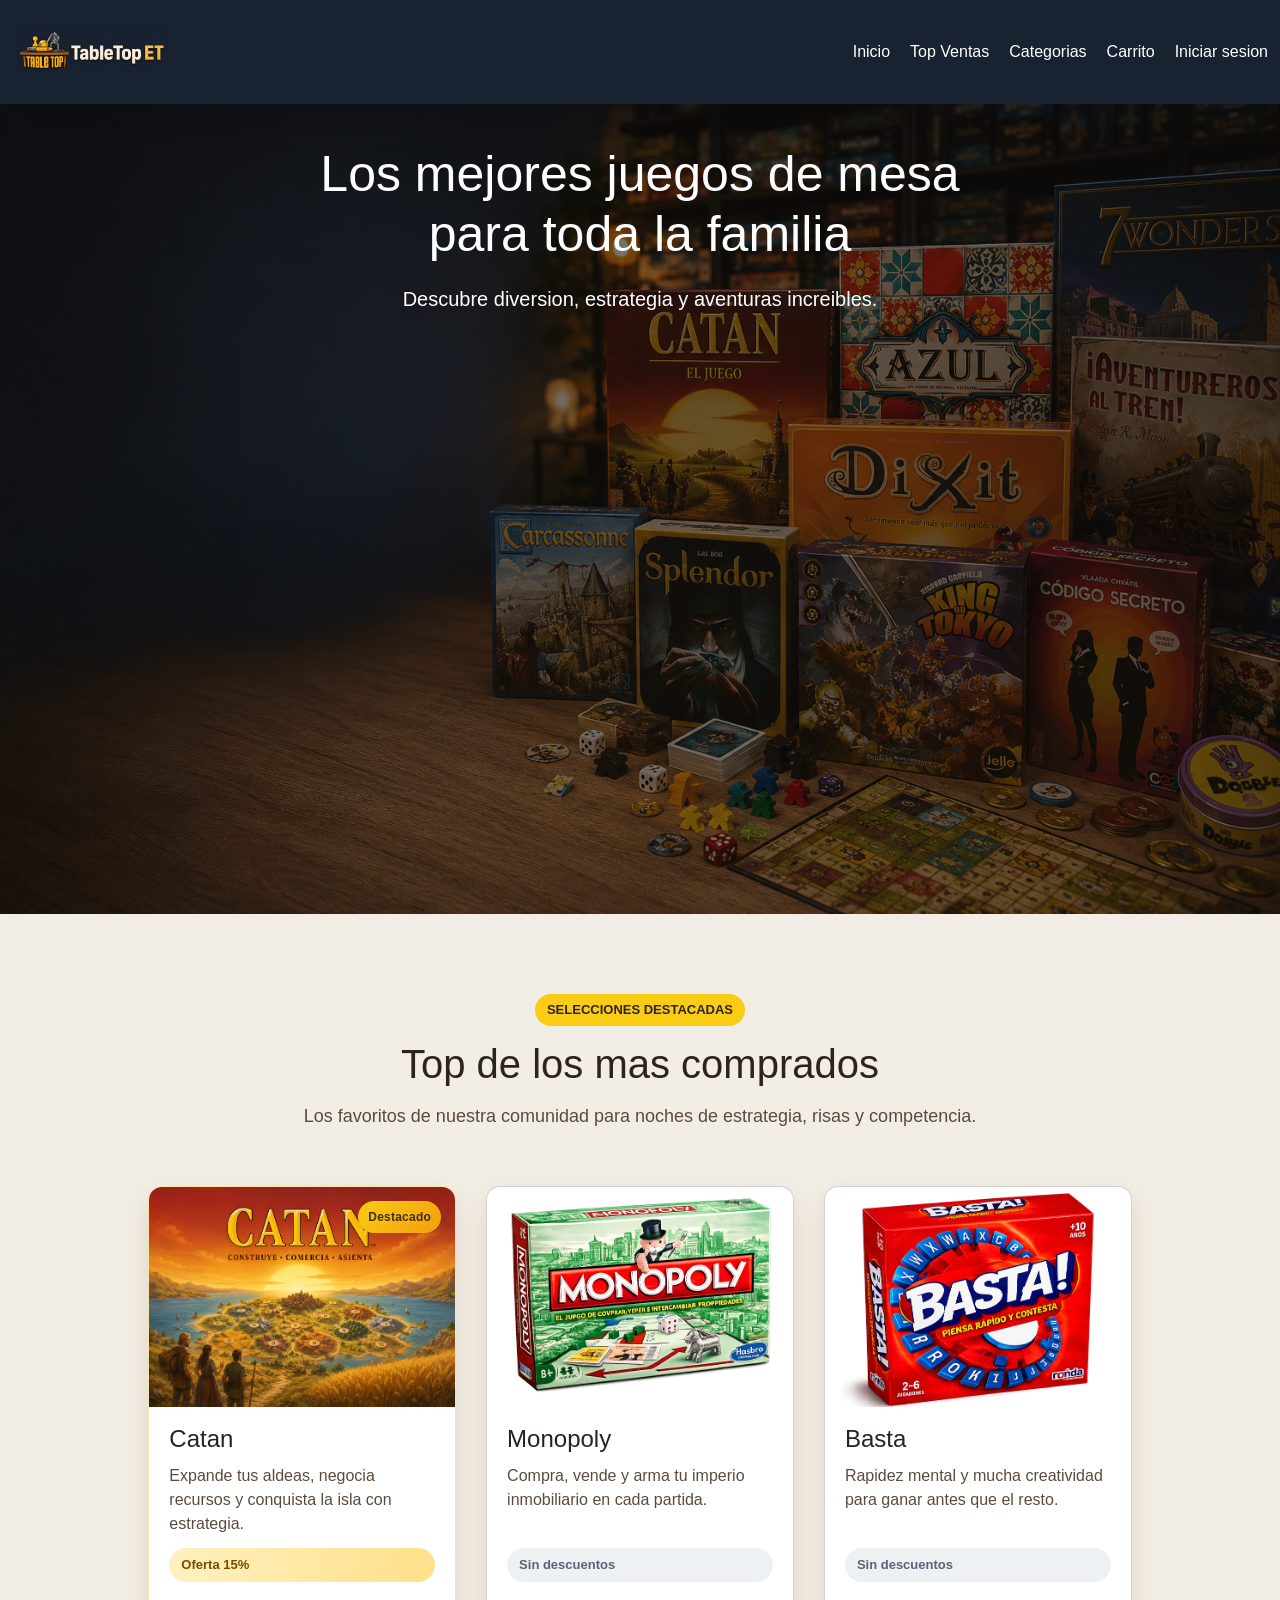
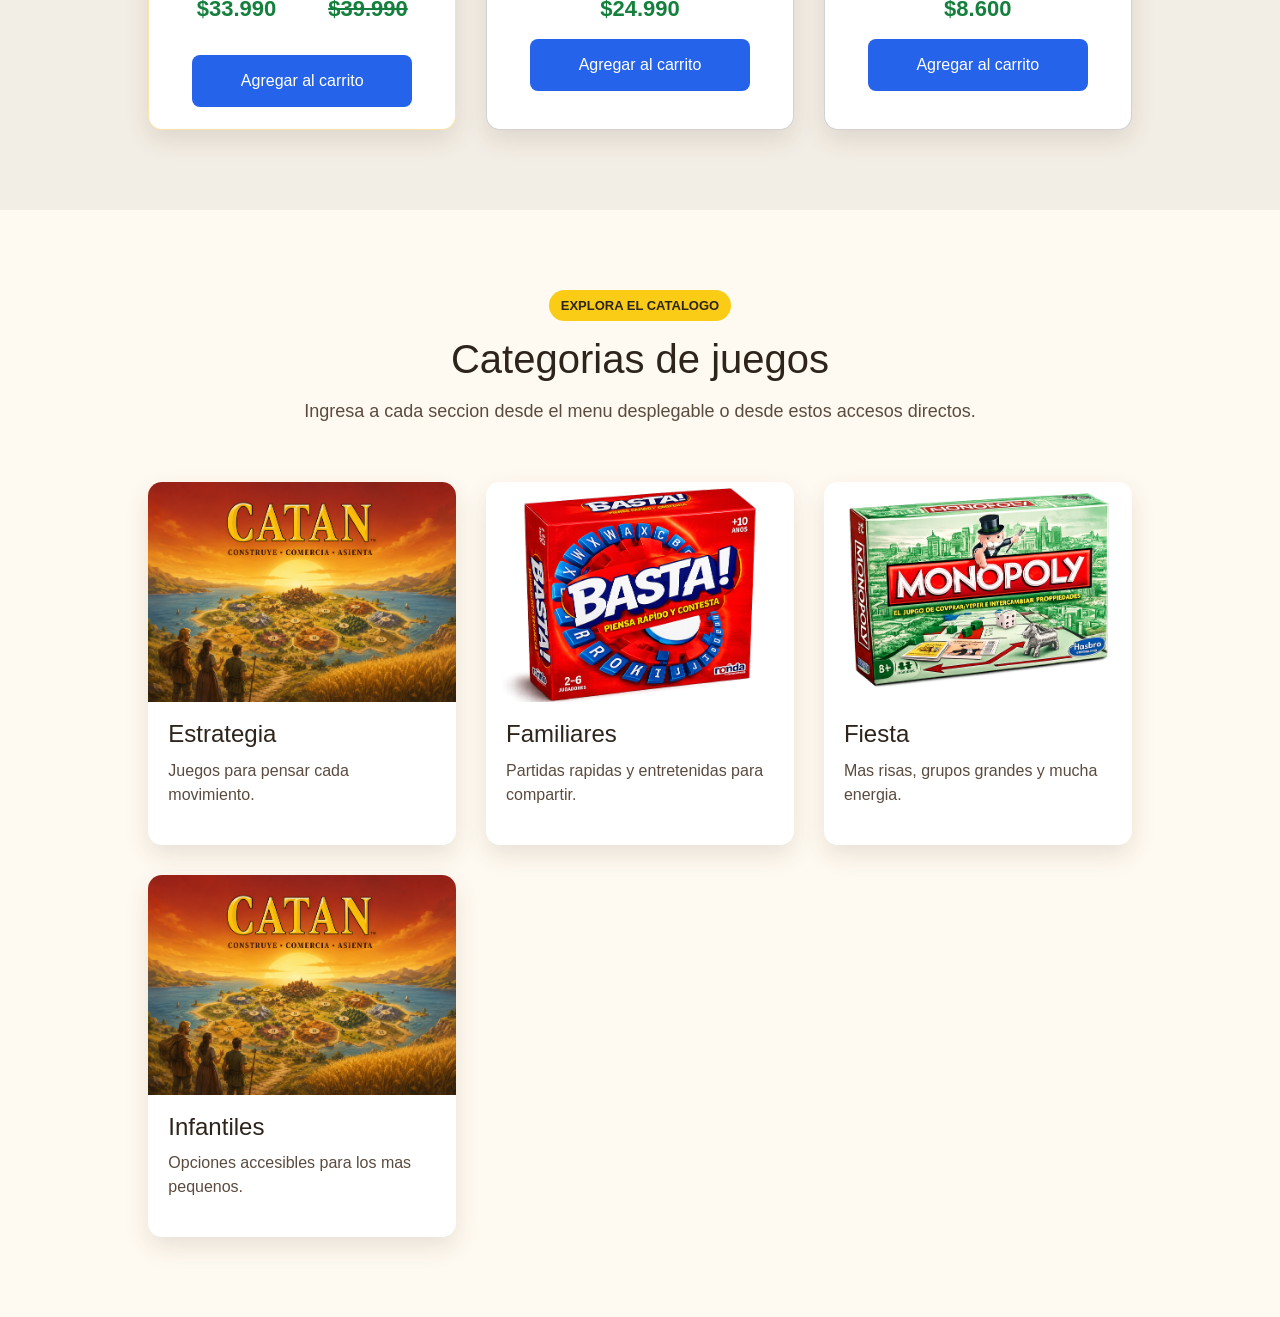
<file: index.html>
<!DOCTYPE html>
<html lang="es">
<head>
    <meta charset="UTF-8">
    <meta name="viewport" content="width=device-width, initial-scale=1.0">
    <link rel="preconnect" href="https://cdn.jsdelivr.net">
    <link rel="stylesheet" href="https://cdn.jsdelivr.net/npm/bootstrap@5.3.8/dist/css/bootstrap.min.css">
    <title>TableTop ET</title>
    <link rel="stylesheet" href="css/style.css">
</head>
<body class="min-vh-100">
    <header class="site-header container-fluid">
        <div class="logo">
            <a href="index.html" class="logo-link">
                <img src="img/logo-navbar.png" alt="Logo de TableTop ET" class="logo-image img-fluid">
            </a>
        </div>

        <button class="nav-toggle" type="button" aria-expanded="false" aria-controls="site-navigation" aria-label="Abrir menu">
            <span></span>
            <span></span>
            <span></span>
        </button>

        <nav id="site-navigation">
            <ul class="mb-0">
                <li><a href="index.html#inicio">Inicio</a></li>
                <li><a href="index.html#top">Top Ventas</a></li>
                <li class="dropdown">
                    <a href="index.html#categorias">Categorias</a>
                    <ul class="dropdown-menu">
                        <li><a href="estrategia.html">Estrategia</a></li>
                        <li><a href="familiares.html">Familiares</a></li>
                        <li><a href="fiesta.html">Fiesta</a></li>
                        <li><a href="infantiles.html">Infantiles</a></li>
                    </ul>
                </li>
                <li><a href="loguin.html">Iniciar sesion</a></li>
            </ul>
        </nav>
    </header>

    <section class="hero container-fluid" id="inicio">
        <div class="hero-content">
            <h2>Los mejores juegos de mesa para toda la familia</h2>
            <p>Descubre diversion, estrategia y aventuras increibles.</p>
        </div>
    </section>

    <section class="productos container-xxl" id="top">
        <div class="section-heading">
            <span class="eyebrow">Selecciones destacadas</span>
            <h2>Top de los mas comprados</h2>
            <p>Los favoritos de nuestra comunidad para noches de estrategia, risas y competencia.</p>
        </div>

        <div class="contenedor-productos">
            <div class="card card-oferta">
                <img src="img/catan.png" alt="Catan">
                <h3>Catan</h3>
                <p>Expande tus aldeas, negocia recursos y conquista la isla con estrategia.</p>
                <div class="estado-descuento">Oferta 15%</div>
                <div class="card-acciones">
                    <div class="precio-contenedor">
                        <span class="precio-original">$39.990</span>
                        <span class="precio-oferta">$33.990</span>
                    </div>
                    <button onclick="agregarCarrito('Catan')">Agregar al carrito</button>
                </div>
            </div>

            <div class="card">
                <img src="img/monopoly.png" alt="Monopoly">
                <h3>Monopoly</h3>
                <p>Compra, vende y arma tu imperio inmobiliario en cada partida.</p>
                <div class="estado-descuento estado-sin-descuento">Sin descuentos</div>
                <div class="card-acciones">
                    <span>$24.990</span>
                    <button onclick="agregarCarrito('Monopoly')">Agregar al carrito</button>
                </div>
            </div>

            <div class="card">
                <img src="img/basta.png" alt="Basta">
                <h3>Basta</h3>
                <p>Rapidez mental y mucha creatividad para ganar antes que el resto.</p>
                <div class="estado-descuento estado-sin-descuento">Sin descuentos</div>
                <div class="card-acciones">
                    <span>$8.600</span>
                    <button onclick="agregarCarrito('Basta')">Agregar al carrito</button>
                </div>
            </div>
        </div>
    </section>

    <section class="categorias container-xxl" id="categorias">
        <div class="section-heading">
            <span class="eyebrow">Explora el catalogo</span>
            <h2>Categorias de juegos</h2>
            <p>Ingresa a cada seccion desde el menu desplegable o desde estos accesos directos.</p>
        </div>

        <div class="contenedor-categorias">
            <a class="categoria-link" href="estrategia.html">
                <img src="img/catan.png" alt="Categoria Estrategia">
                <div class="categoria-link-texto">
                    <h3>Estrategia</h3>
                    <p>Juegos para pensar cada movimiento.</p>
                </div>
            </a>

            <a class="categoria-link" href="familiares.html">
                <img src="img/basta.png" alt="Categoria Familiares">
                <div class="categoria-link-texto">
                    <h3>Familiares</h3>
                    <p>Partidas rapidas y entretenidas para compartir.</p>
                </div>
            </a>

            <a class="categoria-link" href="fiesta.html">
                <img src="img/monopoly.png" alt="Categoria Fiesta">
                <div class="categoria-link-texto">
                    <h3>Fiesta</h3>
                    <p>Mas risas, grupos grandes y mucha energia.</p>
                </div>
            </a>

            <a class="categoria-link" href="infantiles.html">
                <img src="img/catan.png" alt="Categoria Infantiles">
                <div class="categoria-link-texto">
                    <h3>Infantiles</h3>
                    <p>Opciones accesibles para los mas pequenos.</p>
                </div>
            </a>
        </div>
    </section>

    <script src="https://cdn.jsdelivr.net/npm/bootstrap@5.3.8/dist/js/bootstrap.bundle.min.js"></script>
    <script src="js/script.js"></script>
</body>
</html>
</file>
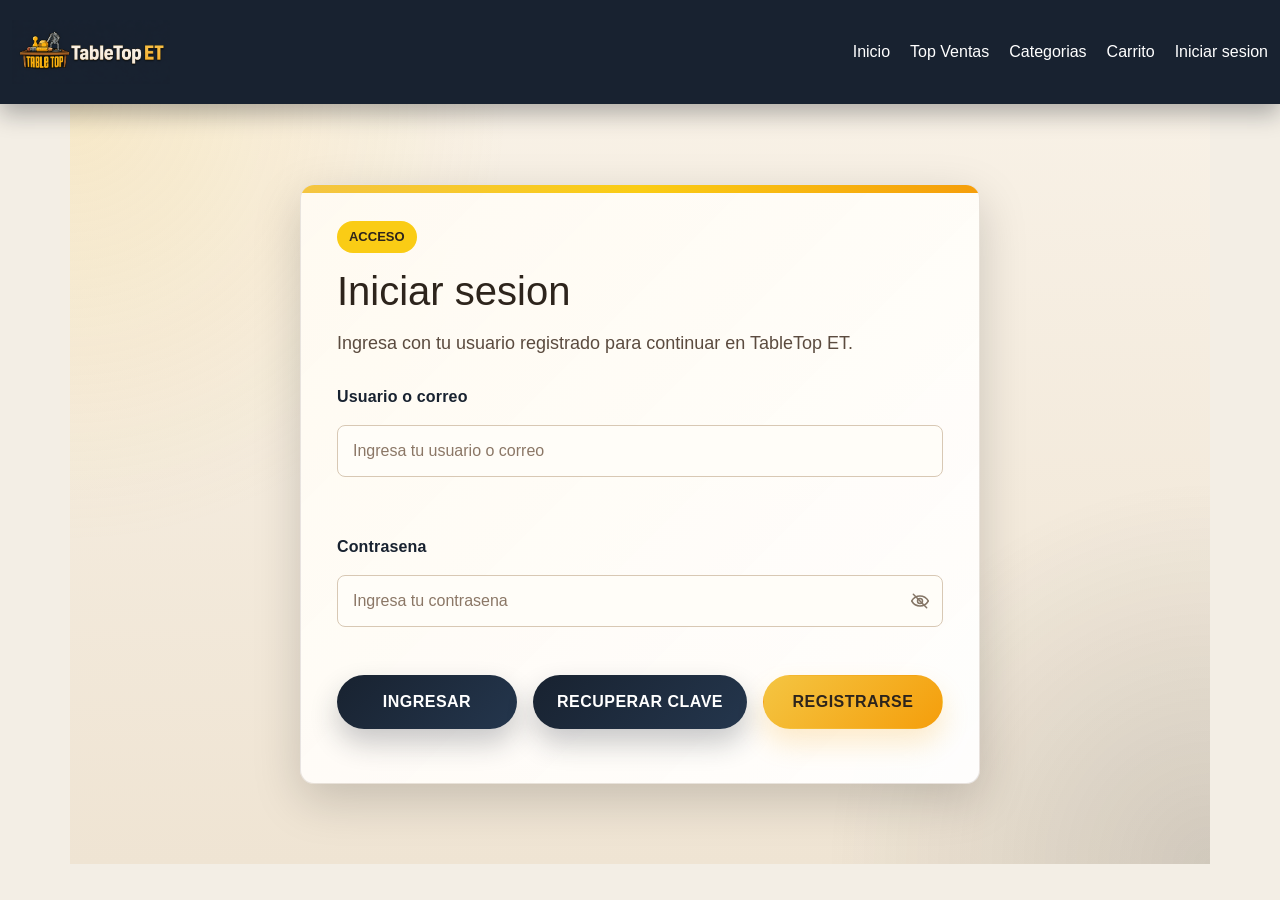
<file: admin.html>
<!DOCTYPE html>
<html lang="es">
<head>
    <meta charset="UTF-8">
    <meta name="viewport" content="width=device-width, initial-scale=1.0">
    <title>Panel ADM | TableTop ET</title>
    <link rel="preconnect" href="https://cdn.jsdelivr.net">
    <link rel="stylesheet" href="https://cdn.jsdelivr.net/npm/bootstrap@5.3.8/dist/css/bootstrap.min.css">
    <link rel="stylesheet" href="css/style.css">
</head>
<body class="min-vh-100">
    <header class="site-header container-fluid">
        <div class="logo">
            <a href="index.html" class="logo-link">
                <img src="img/logo-navbar.png" alt="Logo de TableTop ET" class="logo-image img-fluid">
            </a>
        </div>

        <button class="nav-toggle" type="button" aria-expanded="false" aria-controls="site-navigation" aria-label="Abrir menu">
            <span></span>
            <span></span>
            <span></span>
        </button>

        <nav id="site-navigation">
            <ul class="mb-0">
                <li><a href="index.html#inicio">Inicio</a></li>
                <li><a href="index.html#top">Top Ventas</a></li>
                <li class="dropdown">
                    <a href="index.html#categorias">Categorias</a>
                    <ul class="dropdown-menu">
                        <li><a href="estrategia.html">Estrategia</a></li>
                        <li><a href="familiares.html">Familiares</a></li>
                        <li><a href="fiesta.html">Fiesta</a></li>
                        <li><a href="infantiles.html">Infantiles</a></li>
                    </ul>
                </li>
                <li><a href="loguin.html">Iniciar sesion</a></li>
            </ul>
        </nav>
    </header>

    <section class="formulario-seccion admin-seccion container-xxl">
        <div class="formulario-card admin-card shadow-lg">
            <div class="section-heading section-heading-left">
                <span class="eyebrow">Panel ADM</span>
                <h2>Administracion de TableTop ET</h2>
                <p>Este espacio esta reservado para la cuenta administradora y ahora te permite gestionar usuarios y clientes registrados.</p>
            </div>

            <div class="admin-shell">
                <aside class="admin-sidebar" aria-label="Secciones del panel">
                    <span class="admin-sidebar-titulo">Gestion</span>
                    <button type="button" class="admin-menu-opcion activo" data-admin-view="resumen" aria-pressed="true">
                        <span class="admin-menu-indicador"></span>
                        <span><strong>Resumen</strong><small>Vista general</small></span>
                    </button>
                    <button type="button" class="admin-menu-opcion" data-admin-view="usuarios" aria-pressed="false">
                        <span class="admin-menu-indicador"></span>
                        <span><strong>Usuarios</strong><small>Cuentas y roles</small></span>
                    </button>
                    <button type="button" class="admin-menu-opcion" data-admin-view="productos" aria-pressed="false">
                        <span class="admin-menu-indicador"></span>
                        <span><strong>Productos</strong><small>Catalogo y stock</small></span>
                    </button>
                </aside>

                <div class="admin-contenido">
                    <section class="admin-vista activo" data-admin-panel="resumen">
                        <div class="section-heading section-heading-left admin-section-head">
                            <span class="eyebrow">Resumen</span>
                            <h3>Estado general</h3>
                            <p>Consulta rapidamente la informacion principal antes de gestionar el sitio.</p>
                        </div>

                        <div class="admin-resumen-grid">
                            <div class="admin-resumen-bloque admin-resumen-metricas">
                                <h3>Usuarios</h3>
                                <div class="admin-metricas-grid">
                                    <div class="admin-metrica">
                                        <span>Total</span>
                                        <strong id="adminUsuariosCantidad">0</strong>
                                    </div>
                                    <div class="admin-metrica admin-metrica-activa">
                                        <span>Activas</span>
                                        <strong id="adminUsuariosActivos">0</strong>
                                    </div>
                                </div>
                            </div>

                            <div class="admin-resumen-bloque admin-resumen-metricas">
                                <h3>Inventario</h3>
                                <div class="admin-metricas-grid">
                                    <div class="admin-metrica">
                                        <span>Productos</span>
                                        <strong id="adminProductosCantidad">0</strong>
                                    </div>
                                    <div class="admin-metrica admin-metrica-activa">
                                        <span>Stock total</span>
                                        <strong id="adminStockTotal">0</strong>
                                    </div>
                                </div>
                            </div>

                            <div class="admin-resumen-bloque admin-cuenta-resumen">
                                <span class="eyebrow">Cuenta ADM</span>
                                <h3>Sesion administrativa</h3>
                                <p class="admin-resumen-texto">Desde este panel puedes gestionar cuentas, roles, productos y disponibilidad.</p>
                                <div class="admin-credenciales">
                                    <strong>Usuario: admin</strong>
                                    <span>Correo: admin@tabletopet.cl</span>
                                </div>
                            </div>
                        </div>
                    </section>

                    <section class="admin-vista" data-admin-panel="usuarios" hidden>
                        <div class="section-heading section-heading-left admin-section-head">
                            <span class="eyebrow">Usuarios</span>
                            <h3>Mantenedor de usuarios y clientes</h3>
                            <p>Revisa cuentas, cambia su rol y bloquea o habilita el acceso al sitio.</p>
                        </div>
                        <div class="formulario-feedback" id="adminUsuariosFeedback" aria-live="polite"></div>
                        <div class="admin-vacio" id="adminUsuariosVacio" hidden>
                            <h3>No hay usuarios registrados</h3>
                            <p>Cuando existan cuentas en el sistema, apareceran aqui para administrarlas.</p>
                        </div>
                        <div class="admin-usuarios-lista" id="adminUsuariosLista"></div>
                    </section>

                    <section class="admin-vista" data-admin-panel="productos" hidden>
                        <div class="section-heading section-heading-left admin-section-head">
                            <span class="eyebrow">Productos</span>
                            <h3>Mantenedor de productos e inventario</h3>
                            <p>Crea productos nuevos o actualiza sus precios, ofertas, stock y disponibilidad.</p>
                        </div>

                        <div class="admin-productos-layout">
                            <div class="admin-producto-editor">
                                <div class="admin-bloque-titulo">
                                    <span>Editor</span>
                                    <h4>Datos del producto</h4>
                                </div>
                                <form class="formulario-registro admin-producto-form" id="adminProductoForm" novalidate>
                                    <input type="hidden" id="productoId">
                                    <div>
                                        <label for="productoNombre">Nombre</label>
                                        <input type="text" id="productoNombre" placeholder="Nombre del juego" required>
                                    </div>
                                    <div>
                                        <label for="productoCategoria">Categoria</label>
                                        <select id="productoCategoria" required>
                                            <option value="">Selecciona una categoria</option>
                                            <option value="Estrategia">Estrategia</option>
                                            <option value="Familiares">Familiares</option>
                                            <option value="Fiesta">Fiesta</option>
                                            <option value="Infantiles">Infantiles</option>
                                            <option value="Top ventas">Top ventas</option>
                                        </select>
                                    </div>
                                    <div>
                                        <label for="productoPrecio">Precio actual</label>
                                        <input type="number" id="productoPrecio" min="1" required>
                                    </div>
                                    <div>
                                        <label for="productoPrecioOriginal">Precio original con oferta</label>
                                        <input type="number" id="productoPrecioOriginal" min="1" placeholder="Opcional">
                                    </div>
                                    <div>
                                        <label for="productoStock">Stock</label>
                                        <input type="number" id="productoStock" min="0" required>
                                    </div>
                                    <div>
                                        <label for="productoEstado">Estado</label>
                                        <select id="productoEstado">
                                            <option value="activo">Activo</option>
                                            <option value="inactivo">Inactivo</option>
                                        </select>
                                    </div>
                                    <div class="admin-producto-campo-doble">
                                        <label for="productoImagen">Ruta de imagen</label>
                                        <input type="text" id="productoImagen" placeholder="img/juego.png" required>
                                    </div>
                                    <div class="admin-producto-campo-doble">
                                        <label for="productoOferta">Texto de oferta</label>
                                        <input type="text" id="productoOferta" placeholder="Ejemplo: Oferta 15% (opcional)">
                                    </div>
                                    <div class="acciones-formulario admin-producto-acciones admin-producto-campo-ancho">
                                        <button type="submit">Guardar producto</button>
                                        <button type="button" class="btn-secondary" id="btnCancelarProducto" hidden>Cancelar edicion</button>
                                    </div>
                                    <div class="formulario-feedback admin-producto-campo-ancho" id="adminProductosFeedback" aria-live="polite"></div>
                                </form>
                            </div>

                            <div class="admin-productos-listado">
                                <div class="admin-bloque-titulo">
                                    <span>Inventario</span>
                                    <h4>Productos registrados</h4>
                                </div>
                                <div class="admin-productos-lista" id="adminProductosLista"></div>
                            </div>
                        </div>
                    </section>
                </div>
            </div>
        </div>
    </section>

    <script src="https://cdn.jsdelivr.net/npm/bootstrap@5.3.8/dist/js/bootstrap.bundle.min.js"></script>
    <script src="js/script.js"></script>
</body>
</html>
</file>
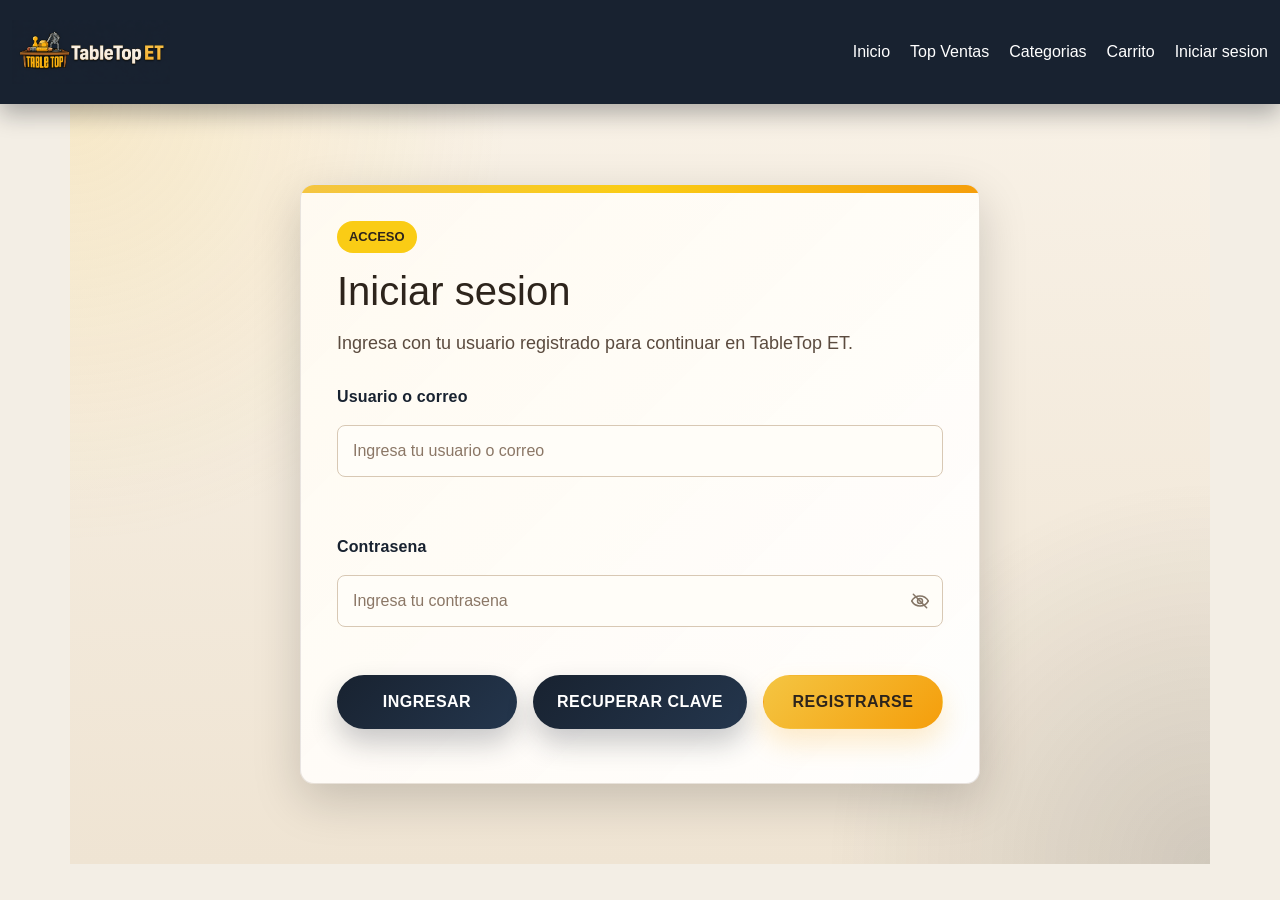
<file: carrito.html>
<!DOCTYPE html>
<html lang="es">
<head>
    <meta charset="UTF-8">
    <meta name="viewport" content="width=device-width, initial-scale=1.0">
    <link rel="preconnect" href="https://cdn.jsdelivr.net">
    <link rel="stylesheet" href="https://cdn.jsdelivr.net/npm/bootstrap@5.3.8/dist/css/bootstrap.min.css">
    <title>Carrito | TableTop ET</title>
    <link rel="stylesheet" href="css/style.css">
</head>
<body class="min-vh-100">
    <header class="site-header container-fluid">
        <div class="logo">
            <a href="index.html" class="logo-link">
                <img src="img/logo-navbar.png" alt="Logo de TableTop ET" class="logo-image img-fluid">
            </a>
        </div>

        <button class="nav-toggle" type="button" aria-expanded="false" aria-controls="site-navigation" aria-label="Abrir menu">
            <span></span>
            <span></span>
            <span></span>
        </button>

        <nav id="site-navigation">
            <ul class="mb-0">
                <li><a href="index.html#inicio">Inicio</a></li>
                <li><a href="index.html#top">Top Ventas</a></li>
                <li class="dropdown">
                    <a href="index.html#categorias">Categorias</a>
                    <ul class="dropdown-menu">
                        <li><a href="estrategia.html">Estrategia</a></li>
                        <li><a href="familiares.html">Familiares</a></li>
                        <li><a href="fiesta.html">Fiesta</a></li>
                        <li><a href="infantiles.html">Infantiles</a></li>
                    </ul>
                </li>
                <li><a href="loguin.html">Iniciar sesion</a></li>
            </ul>
        </nav>
    </header>

    <section class="formulario-seccion container-xxl" id="carritoPagina">
        <div class="section-heading">
            <span class="eyebrow">Compra</span>
            <h2>Tu carrito</h2>
            <p>Revisa tus juegos seleccionados, ajusta cantidades y prepara tu proxima partida.</p>
        </div>

        <div class="carrito-grid">
            <div class="carrito-lista-panel">
                <div class="carrito-vacio" id="carritoVacio">
                    <h3>Aun no agregas juegos</h3>
                    <p>Explora el catalogo y arma tu carrito con los titulos que mas te gusten.</p>
                    <a href="index.html#top" class="btn btn-primary">Ver juegos</a>
                </div>

                <div id="carritoLista" class="carrito-lista"></div>
            </div>

            <aside class="carrito-resumen" id="carritoResumen" hidden>
                <span class="eyebrow">Resumen</span>
                <h3>Total de la compra</h3>
                <p class="carrito-resumen-cantidad" id="carritoCantidad">0 productos</p>
                <strong class="carrito-resumen-total" id="carritoTotal">$0</strong>
                <button type="button" class="btn btn-primary w-100" id="btnFinalizarCompra">Finalizar compra</button>
                <button type="button" class="btn btn-secondary w-100" id="btnVaciarCarrito">Vaciar carrito</button>
            </aside>
        </div>
    </section>

    <script src="https://cdn.jsdelivr.net/npm/bootstrap@5.3.8/dist/js/bootstrap.bundle.min.js"></script>
    <script src="js/script.js"></script>
</body>
</html>
</file>
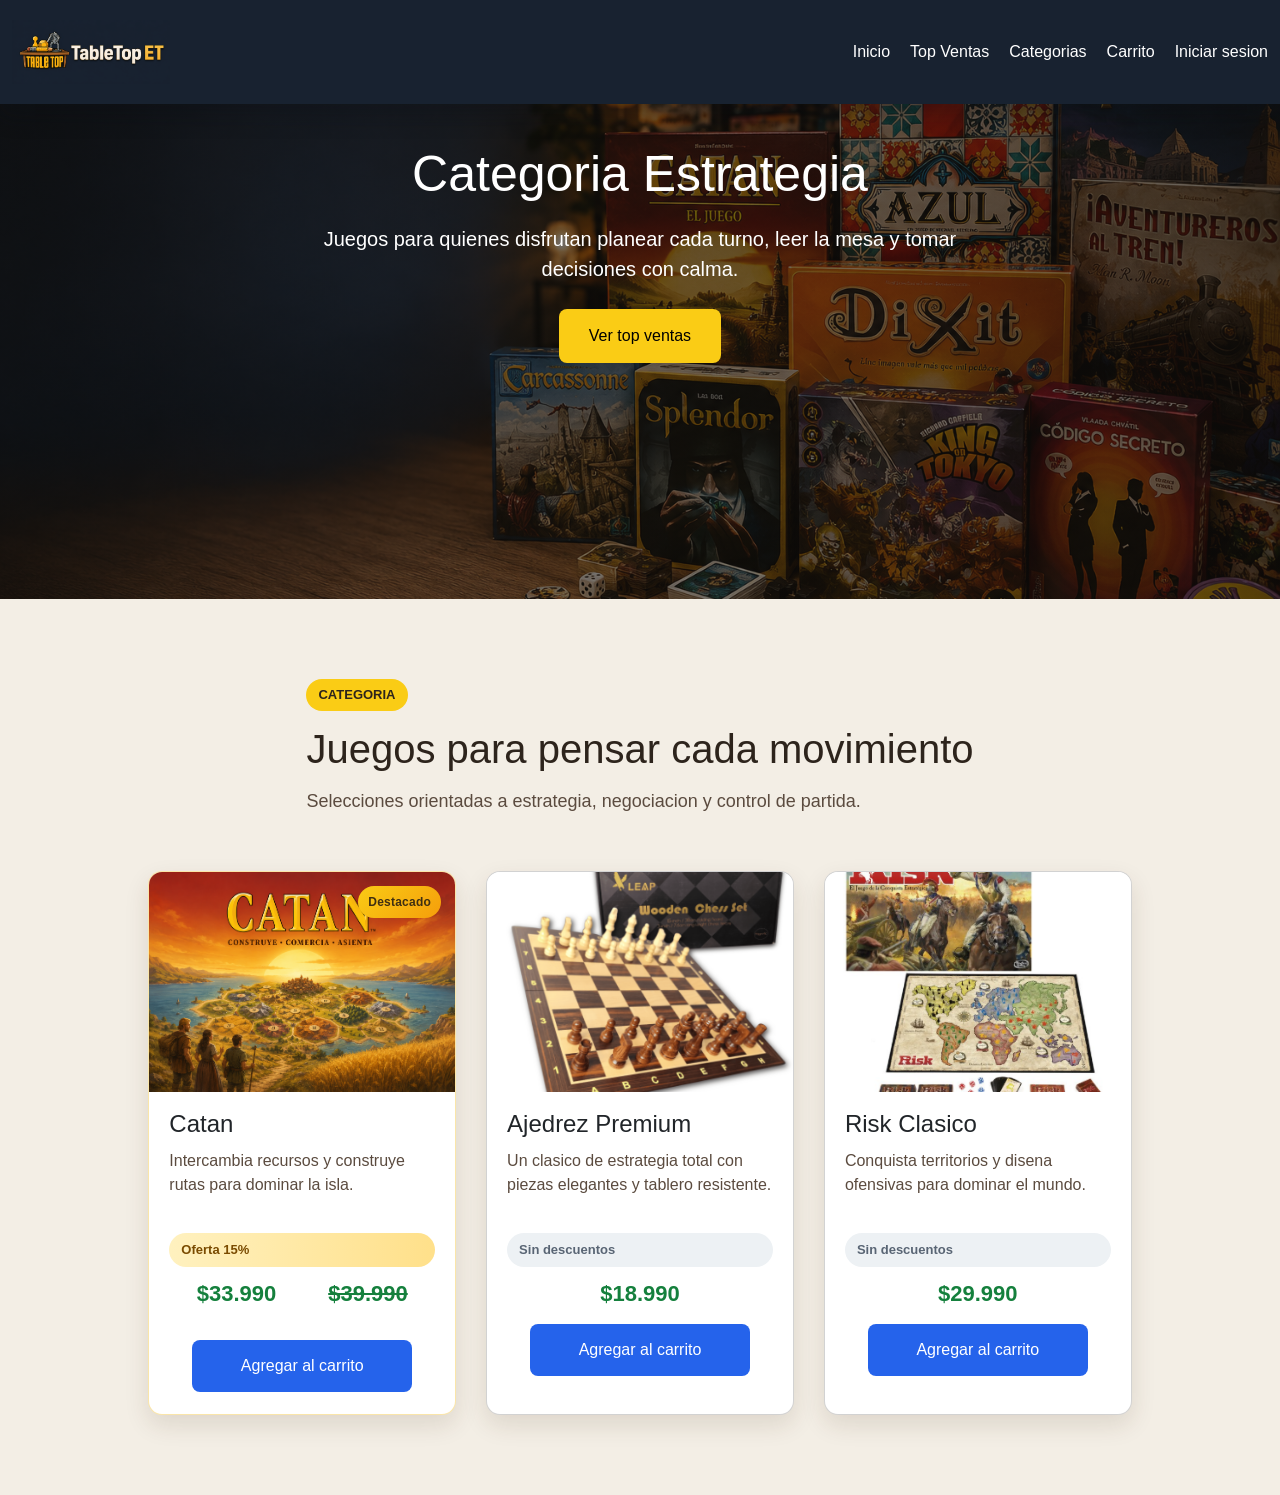
<file: estrategia.html>
<!DOCTYPE html>
<html lang="es">
<head>
    <meta charset="UTF-8">
    <meta name="viewport" content="width=device-width, initial-scale=1.0">
    <link rel="preconnect" href="https://cdn.jsdelivr.net">
    <link rel="stylesheet" href="https://cdn.jsdelivr.net/npm/bootstrap@5.3.8/dist/css/bootstrap.min.css">
    <title>Estrategia | TableTop ET</title>
    <link rel="stylesheet" href="css/style.css">
</head>
<body class="min-vh-100">
    <header class="site-header container-fluid">
        <div class="logo">
            <a href="index.html" class="logo-link">
                <img src="img/logo-navbar.png" alt="Logo de TableTop ET" class="logo-image img-fluid">
            </a>
        </div>

        <button class="nav-toggle" type="button" aria-expanded="false" aria-controls="site-navigation" aria-label="Abrir menu">
            <span></span>
            <span></span>
            <span></span>
        </button>

        <nav id="site-navigation">
            <ul class="mb-0">
                <li><a href="index.html#inicio">Inicio</a></li>
                <li><a href="index.html#top">Top Ventas</a></li>
                <li class="dropdown">
                    <a href="index.html#categorias">Categorias</a>
                    <ul class="dropdown-menu">
                        <li><a href="estrategia.html">Estrategia</a></li>
                        <li><a href="familiares.html">Familiares</a></li>
                        <li><a href="fiesta.html">Fiesta</a></li>
                        <li><a href="infantiles.html">Infantiles</a></li>
                    </ul>
                </li>
                <li><a href="loguin.html">Iniciar sesion</a></li>
            </ul>
        </nav>
    </header>

    <section class="page-hero container-fluid">
        <div class="hero-content">
            <h2>Categoria Estrategia</h2>
            <p>Juegos para quienes disfrutan planear cada turno, leer la mesa y tomar decisiones con calma.</p>
            <a class="hero-link" href="index.html#top">Ver top ventas</a>
        </div>
    </section>

    <section class="productos container-xxl">
        <div class="section-heading section-heading-left">
            <span class="eyebrow">Categoria</span>
            <h2>Juegos para pensar cada movimiento</h2>
            <p>Selecciones orientadas a estrategia, negociacion y control de partida.</p>
        </div>

        <div class="contenedor-productos">
            <div class="card card-oferta">
                <img src="img/catan.png" alt="Catan">
                <h3>Catan</h3>
                <p>Intercambia recursos y construye rutas para dominar la isla.</p>
                <div class="estado-descuento">Oferta 15%</div>
                <div class="card-acciones">
                    <div class="precio-contenedor">
                        <span class="precio-original">$39.990</span>
                        <span class="precio-oferta">$33.990</span>
                    </div>
                    <button onclick="agregarCarrito('Catan')">Agregar al carrito</button>
                </div>
            </div>

            <div class="card">
                <img src="img/ajedrez.png" alt="Ajedrez Premium">
                <h3>Ajedrez Premium</h3>
                <p>Un clasico de estrategia total con piezas elegantes y tablero resistente.</p>
                <div class="estado-descuento estado-sin-descuento">Sin descuentos</div>
                <div class="card-acciones">
                    <span>$18.990</span>
                    <button onclick="agregarCarrito('Ajedrez Premium')">Agregar al carrito</button>
                </div>
            </div>

            <div class="card">
                <img src="img/risk.png" alt="Risk Clasico">
                <h3>Risk Clasico</h3>
                <p>Conquista territorios y disena ofensivas para dominar el mundo.</p>
                <div class="estado-descuento estado-sin-descuento">Sin descuentos</div>
                <div class="card-acciones">
                    <span>$29.990</span>
                    <button onclick="agregarCarrito('Risk Clasico')">Agregar al carrito</button>
                </div>
            </div>
        </div>
    </section>

    <script src="https://cdn.jsdelivr.net/npm/bootstrap@5.3.8/dist/js/bootstrap.bundle.min.js"></script>
    <script src="js/script.js"></script>
</body>
</html>
</file>
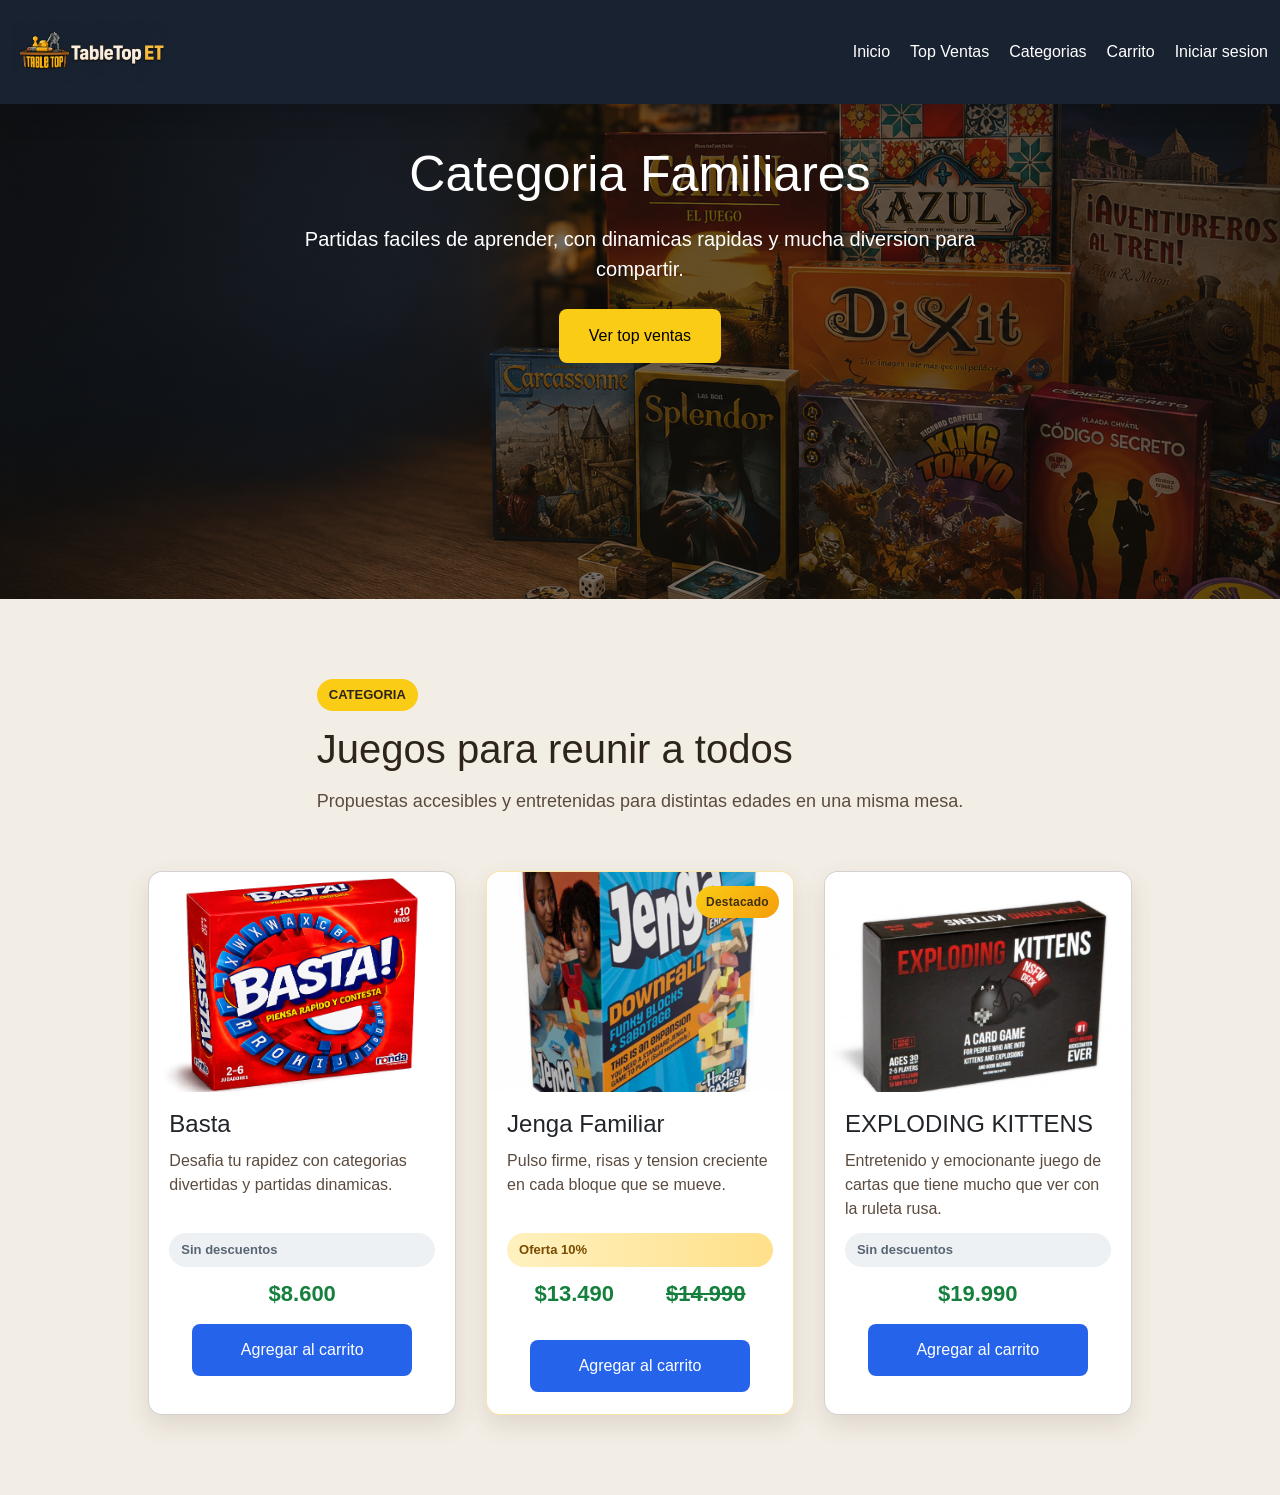
<file: familiares.html>
<!DOCTYPE html>
<html lang="es">
<head>
    <meta charset="UTF-8">
    <meta name="viewport" content="width=device-width, initial-scale=1.0">
    <link rel="preconnect" href="https://cdn.jsdelivr.net">
    <link rel="stylesheet" href="https://cdn.jsdelivr.net/npm/bootstrap@5.3.8/dist/css/bootstrap.min.css">
    <title>Familiares | TableTop ET</title>
    <link rel="stylesheet" href="css/style.css">
</head>
<body class="min-vh-100">
    <header class="site-header container-fluid">
        <div class="logo">
            <a href="index.html" class="logo-link">
                <img src="img/logo-navbar.png" alt="Logo de TableTop ET" class="logo-image img-fluid">
            </a>
        </div>

        <button class="nav-toggle" type="button" aria-expanded="false" aria-controls="site-navigation" aria-label="Abrir menu">
            <span></span>
            <span></span>
            <span></span>
        </button>

        <nav id="site-navigation">
            <ul class="mb-0">
                <li><a href="index.html#inicio">Inicio</a></li>
                <li><a href="index.html#top">Top Ventas</a></li>
                <li class="dropdown">
                    <a href="index.html#categorias">Categorias</a>
                    <ul class="dropdown-menu">
                        <li><a href="estrategia.html">Estrategia</a></li>
                        <li><a href="familiares.html">Familiares</a></li>
                        <li><a href="fiesta.html">Fiesta</a></li>
                        <li><a href="infantiles.html">Infantiles</a></li>
                    </ul>
                </li>
                <li><a href="loguin.html">Iniciar sesion</a></li>
            </ul>
        </nav>
    </header>

    <section class="page-hero container-fluid">
        <div class="hero-content">
            <h2>Categoria Familiares</h2>
            <p>Partidas faciles de aprender, con dinamicas rapidas y mucha diversion para compartir.</p>
            <a class="hero-link" href="index.html#top">Ver top ventas</a>
        </div>
    </section>

    <section class="productos container-xxl">
        <div class="section-heading section-heading-left">
            <span class="eyebrow">Categoria</span>
            <h2>Juegos para reunir a todos</h2>
            <p>Propuestas accesibles y entretenidas para distintas edades en una misma mesa.</p>
        </div>

        <div class="contenedor-productos">
            <div class="card">
                <img src="img/basta.png" alt="Basta">
                <h3>Basta</h3>
                <p>Desafia tu rapidez con categorias divertidas y partidas dinamicas.</p>
                <div class="estado-descuento estado-sin-descuento">Sin descuentos</div>
                <div class="card-acciones">
                    <span>$8.600</span>
                    <button onclick="agregarCarrito('Basta')">Agregar al carrito</button>
                </div>
            </div>

            <div class="card card-oferta">
                <img src="img/jenga.png" alt="Jenga Familiar">
                <h3>Jenga Familiar</h3>
                <p>Pulso firme, risas y tension creciente en cada bloque que se mueve.</p>
                <div class="estado-descuento">Oferta 10%</div>
                <div class="card-acciones">
                    <div class="precio-contenedor">
                        <span class="precio-original">$14.990</span>
                        <span class="precio-oferta">$13.490</span>
                    </div>
                    <button onclick="agregarCarrito('Jenga Familiar')">Agregar al carrito</button>
                </div>
            </div>

            <div class="card">
                <img src="img/EXPLODING KITTENS.png" alt="EXPLODING KITTENS">
                <h3>EXPLODING KITTENS</h3>
                <p>Entretenido y emocionante juego de cartas que tiene mucho que ver con la ruleta rusa.</p>
                <div class="estado-descuento estado-sin-descuento">Sin descuentos</div>
                <div class="card-acciones">
                    <span>$19.990</span>
                    <button onclick="agregarCarrito('EXPLODING KITTENS')">Agregar al carrito</button>
                </div>
            </div>
        </div>
    </section>

    <script src="https://cdn.jsdelivr.net/npm/bootstrap@5.3.8/dist/js/bootstrap.bundle.min.js"></script>
    <script src="js/script.js"></script>
</body>
</html>
</file>
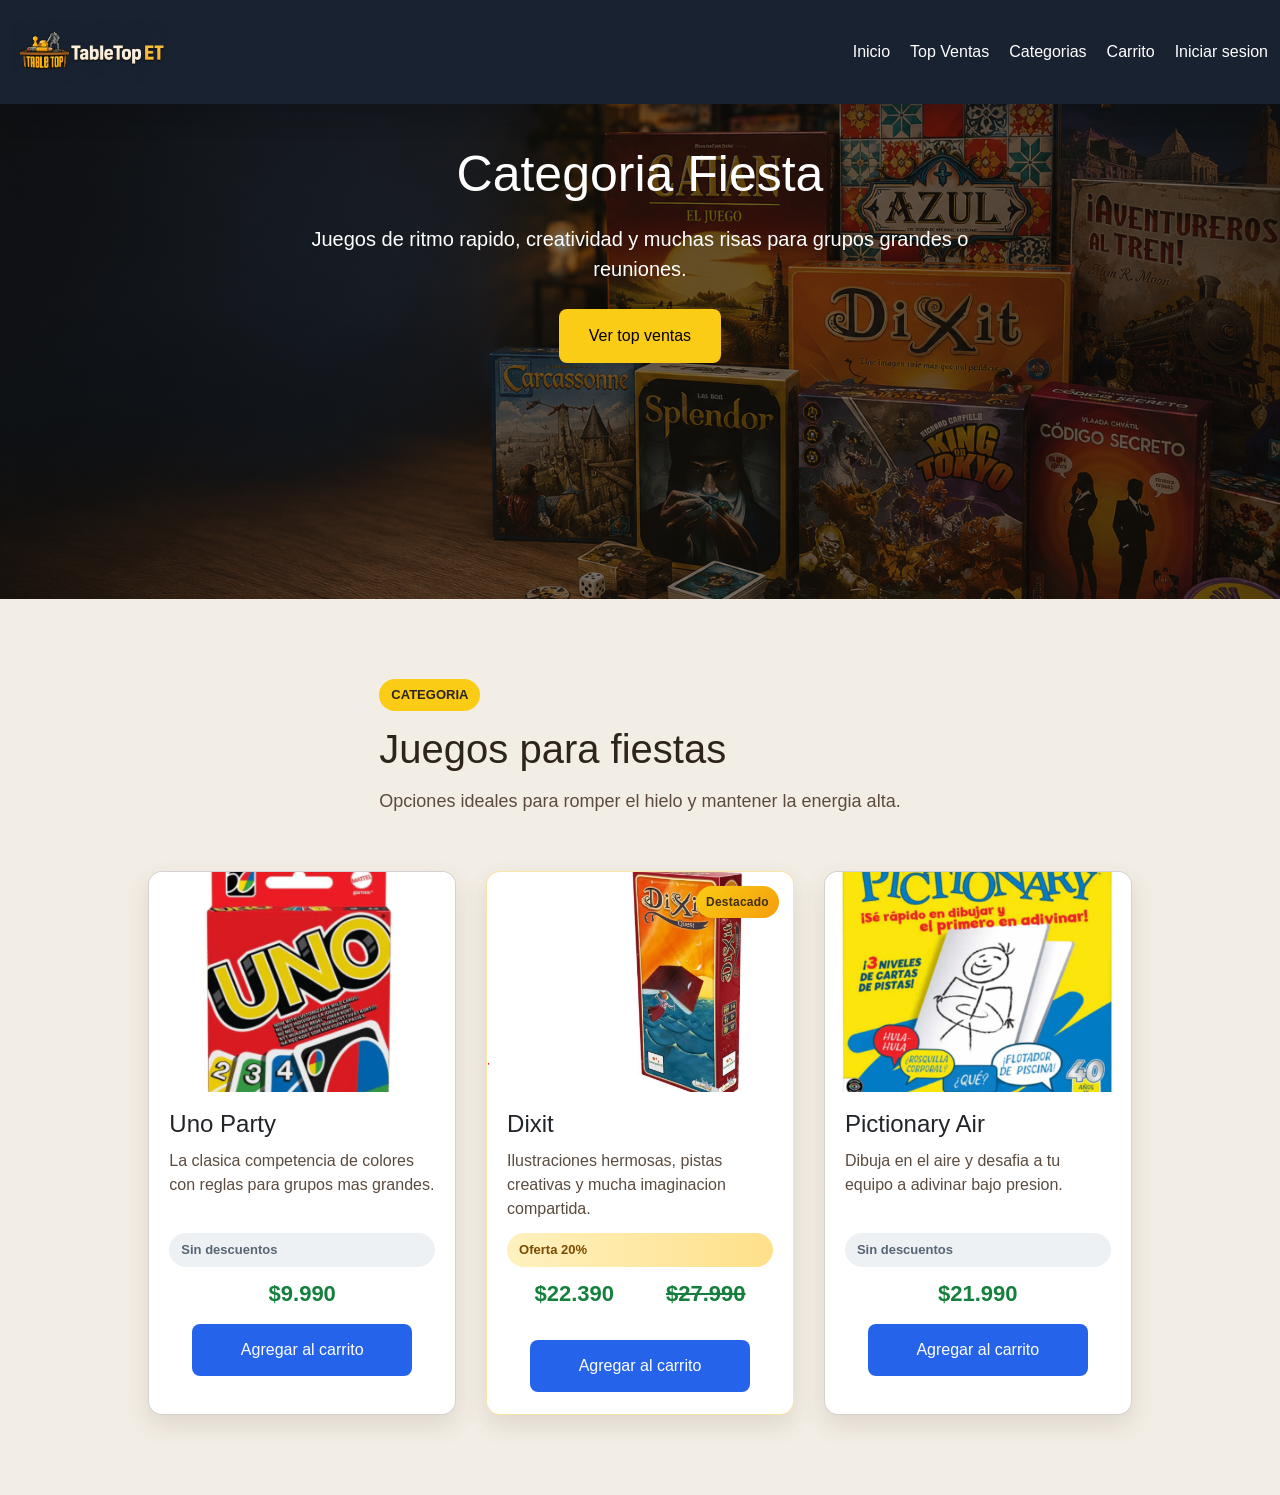
<file: fiesta.html>
<!DOCTYPE html>
<html lang="es">
<head>
    <meta charset="UTF-8">
    <meta name="viewport" content="width=device-width, initial-scale=1.0">
    <link rel="preconnect" href="https://cdn.jsdelivr.net">
    <link rel="stylesheet" href="https://cdn.jsdelivr.net/npm/bootstrap@5.3.8/dist/css/bootstrap.min.css">
    <title>Fiesta | TableTop ET</title>
    <link rel="stylesheet" href="css/style.css">
</head>
<body class="min-vh-100">
    <header class="site-header container-fluid">
        <div class="logo">
            <a href="index.html" class="logo-link">
                <img src="img/logo-navbar.png" alt="Logo de TableTop ET" class="logo-image img-fluid">
            </a>
        </div>

        <button class="nav-toggle" type="button" aria-expanded="false" aria-controls="site-navigation" aria-label="Abrir menu">
            <span></span>
            <span></span>
            <span></span>
        </button>

        <nav id="site-navigation">
            <ul class="mb-0">
                <li><a href="index.html#inicio">Inicio</a></li>
                <li><a href="index.html#top">Top Ventas</a></li>
                <li class="dropdown">
                    <a href="index.html#categorias">Categorias</a>
                    <ul class="dropdown-menu">
                        <li><a href="estrategia.html">Estrategia</a></li>
                        <li><a href="familiares.html">Familiares</a></li>
                        <li><a href="fiesta.html">Fiesta</a></li>
                        <li><a href="infantiles.html">Infantiles</a></li>
                    </ul>
                </li>
                <li><a href="loguin.html">Iniciar sesion</a></li>
            </ul>
        </nav>
    </header>

    <section class="page-hero container-fluid">
        <div class="hero-content">
            <h2>Categoria Fiesta</h2>
            <p>Juegos de ritmo rapido, creatividad y muchas risas para grupos grandes o reuniones.</p>
            <a class="hero-link" href="index.html#top">Ver top ventas</a>
        </div>
    </section>

    <section class="productos container-xxl">
        <div class="section-heading section-heading-left">
            <span class="eyebrow">Categoria</span>
            <h2>Juegos para fiestas</h2>
            <p>Opciones ideales para romper el hielo y mantener la energia alta.</p>
        </div>

        <div class="contenedor-productos">
            <div class="card">
                <img src="img/uno.png" alt="Uno">
                <h3>Uno Party</h3>
                <p>La clasica competencia de colores con reglas para grupos mas grandes.</p>
                <div class="estado-descuento estado-sin-descuento">Sin descuentos</div>
                <div class="card-acciones">
                    <span>$9.990</span>
                    <button onclick="agregarCarrito('Uno ')">Agregar al carrito</button>
                </div>
            </div>

            <div class="card card-oferta">
                <img src="img/dixit.png" alt="Dixit">
                <h3>Dixit</h3>
                <p>Ilustraciones hermosas, pistas creativas y mucha imaginacion compartida.</p>
                <div class="estado-descuento">Oferta 20%</div>
                <div class="card-acciones">
                    <div class="precio-contenedor">
                        <span class="precio-original">$27.990</span>
                        <span class="precio-oferta">$22.390</span>
                    </div>
                    <button onclick="agregarCarrito('Dixit')">Agregar al carrito</button>
                </div>
            </div>

            <div class="card">
                <img src="img/pictionary.png" alt="Pictionary Air">
                <h3>Pictionary Air</h3>
                <p>Dibuja en el aire y desafia a tu equipo a adivinar bajo presion.</p>
                <div class="estado-descuento estado-sin-descuento">Sin descuentos</div>
                <div class="card-acciones">
                    <span>$21.990</span>
                    <button onclick="agregarCarrito('Pictionary Air')">Agregar al carrito</button>
                </div>
            </div>
        </div>
    </section>

    <script src="https://cdn.jsdelivr.net/npm/bootstrap@5.3.8/dist/js/bootstrap.bundle.min.js"></script>
    <script src="js/script.js"></script>
</body>
</html>
</file>
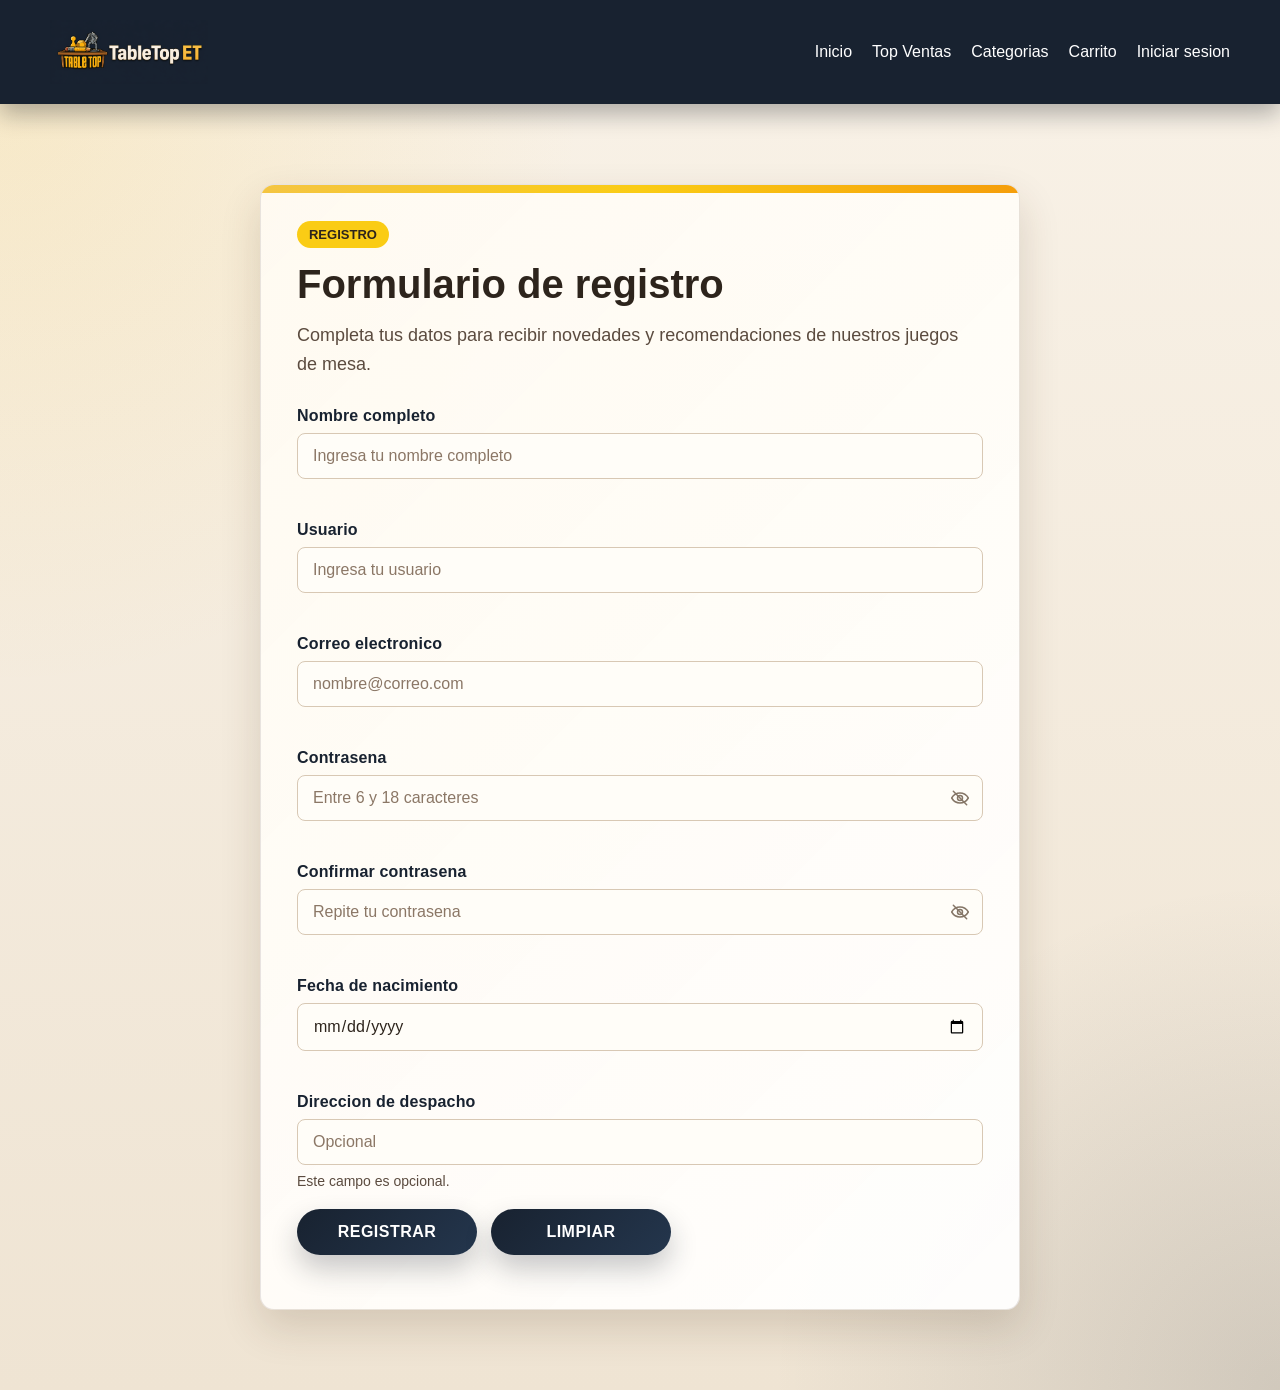
<file: formulario.html>
<!DOCTYPE html>
<html lang="es">
<head>
    <meta charset="UTF-8">
    <meta name="viewport" content="width=device-width, initial-scale=1.0">
    <link rel="stylesheet" href="css/style.css">
    <title>Registro | TableTop ET</title>
</head>
<body>
    <header class="site-header">
        <div class="logo">
            <a href="index.html" class="logo-link">
                <img src="img/logo-navbar.png" alt="Logo de TableTop ET" class="logo-image">
            </a>
        </div>

        <button class="nav-toggle" type="button" aria-expanded="false" aria-controls="site-navigation" aria-label="Abrir menu">
            <span></span>
            <span></span>
            <span></span>
        </button>

        <nav id="site-navigation">
            <ul>
                <li><a href="index.html#inicio">Inicio</a></li>
                <li><a href="index.html#top">Top Ventas</a></li>
                <li class="dropdown">
                    <a href="index.html#categorias">Categorias</a>
                    <ul class="dropdown-menu">
                        <li><a href="estrategia.html">Estrategia</a></li>
                        <li><a href="familiares.html">Familiares</a></li>
                        <li><a href="fiesta.html">Fiesta</a></li>
                        <li><a href="infantiles.html">Infantiles</a></li>
                    </ul>
                </li>
                <li><a href="loguin.html">Iniciar sesion</a></li>
            </ul>
        </nav>
    </header>

    <section class="formulario-seccion">
        <div class="formulario-card">
            <div class="section-heading section-heading-left">
                <span class="eyebrow">Registro</span>
                <h2>Formulario de registro</h2>
                <p>Completa tus datos para recibir novedades y recomendaciones de nuestros juegos de mesa.</p>
            </div>

            <form class="formulario-registro" id="formularioRegistro" novalidate>
                <div class="campo-formulario">
                    <label for="nombre" class="form-label">Nombre completo</label>
                    <input type="text" id="nombre" name="nombre" placeholder="Ingresa tu nombre completo">
                    <div class="mensaje-error" id="errorNombre"></div>
                </div>

                <div class="campo-formulario">
                    <label for="usuario" class="form-label">Usuario</label>
                    <input type="text" id="usuario" name="usuario" placeholder="Ingresa tu usuario">
                    <div class="mensaje-error" id="errorUsuario"></div>
                </div>

                <div class="campo-formulario">
                    <label for="correo" class="form-label">Correo electronico</label>
                    <input type="email" id="correo" name="correo" placeholder="nombre@correo.com">
                    <div class="mensaje-error" id="errorCorreo"></div>
                </div>

                <div class="campo-formulario">
                    <label for="password" class="form-label">Contrasena</label>
                    <div class="campo-password">
                        <input type="password" id="password" name="password" placeholder="Entre 6 y 18 caracteres">
                        <button type="button" class="toggle-password" data-target="password" aria-label="Mostrar u ocultar contrasena">
                            <svg class="icono-ojo" viewBox="0 0 24 24" aria-hidden="true">
                                <path d="M2 12s3.5-6 10-6 10 6 10 6-3.5 6-10 6S2 12 2 12Z"></path>
                                <circle cx="12" cy="12" r="3"></circle>
                                <path class="icono-ojo-linea" d="M4 4l16 16"></path>
                            </svg>
                        </button>
                    </div>
                    <div class="mensaje-error" id="errorPassword"></div>
                </div>

                <div class="campo-formulario">
                    <label for="confirmarPassword" class="form-label">Confirmar contrasena</label>
                    <div class="campo-password">
                        <input type="password" id="confirmarPassword" name="confirmarPassword" placeholder="Repite tu contrasena">
                        <button type="button" class="toggle-password" data-target="confirmarPassword" aria-label="Mostrar u ocultar contrasena confirmada">
                            <svg class="icono-ojo" viewBox="0 0 24 24" aria-hidden="true">
                                <path d="M2 12s3.5-6 10-6 10 6 10 6-3.5 6-10 6S2 12 2 12Z"></path>
                                <circle cx="12" cy="12" r="3"></circle>
                                <path class="icono-ojo-linea" d="M4 4l16 16"></path>
                            </svg>
                        </button>
                    </div>
                    <div class="mensaje-error" id="errorConfirmarPassword"></div>
                </div>

                <div class="campo-formulario">
                    <label for="fechaNacimiento" class="form-label">Fecha de nacimiento</label>
                    <input type="date" id="fechaNacimiento" name="fechaNacimiento">
                    <div class="mensaje-error" id="errorFechaNacimiento"></div>
                </div>

                <div class="campo-formulario">
                    <label for="direccion" class="form-label">Direccion de despacho</label>
                    <input type="text" id="direccion" name="direccion" placeholder="Opcional">
                    <div class="mensaje-ayuda">Este campo es opcional.</div>
                </div>

                <div class="acciones-formulario">
                    <button type="submit" class="btn btn-primary">Registrar</button>
                    <button type="reset" class="btn btn-secondary">Limpiar</button>
                </div>
            </form>
            <div class="formulario-feedback" id="registroFeedback" aria-live="polite"></div>
        </div>
    </section>

    <script src="js/script.js"></script>
</body>
</html>
</file>
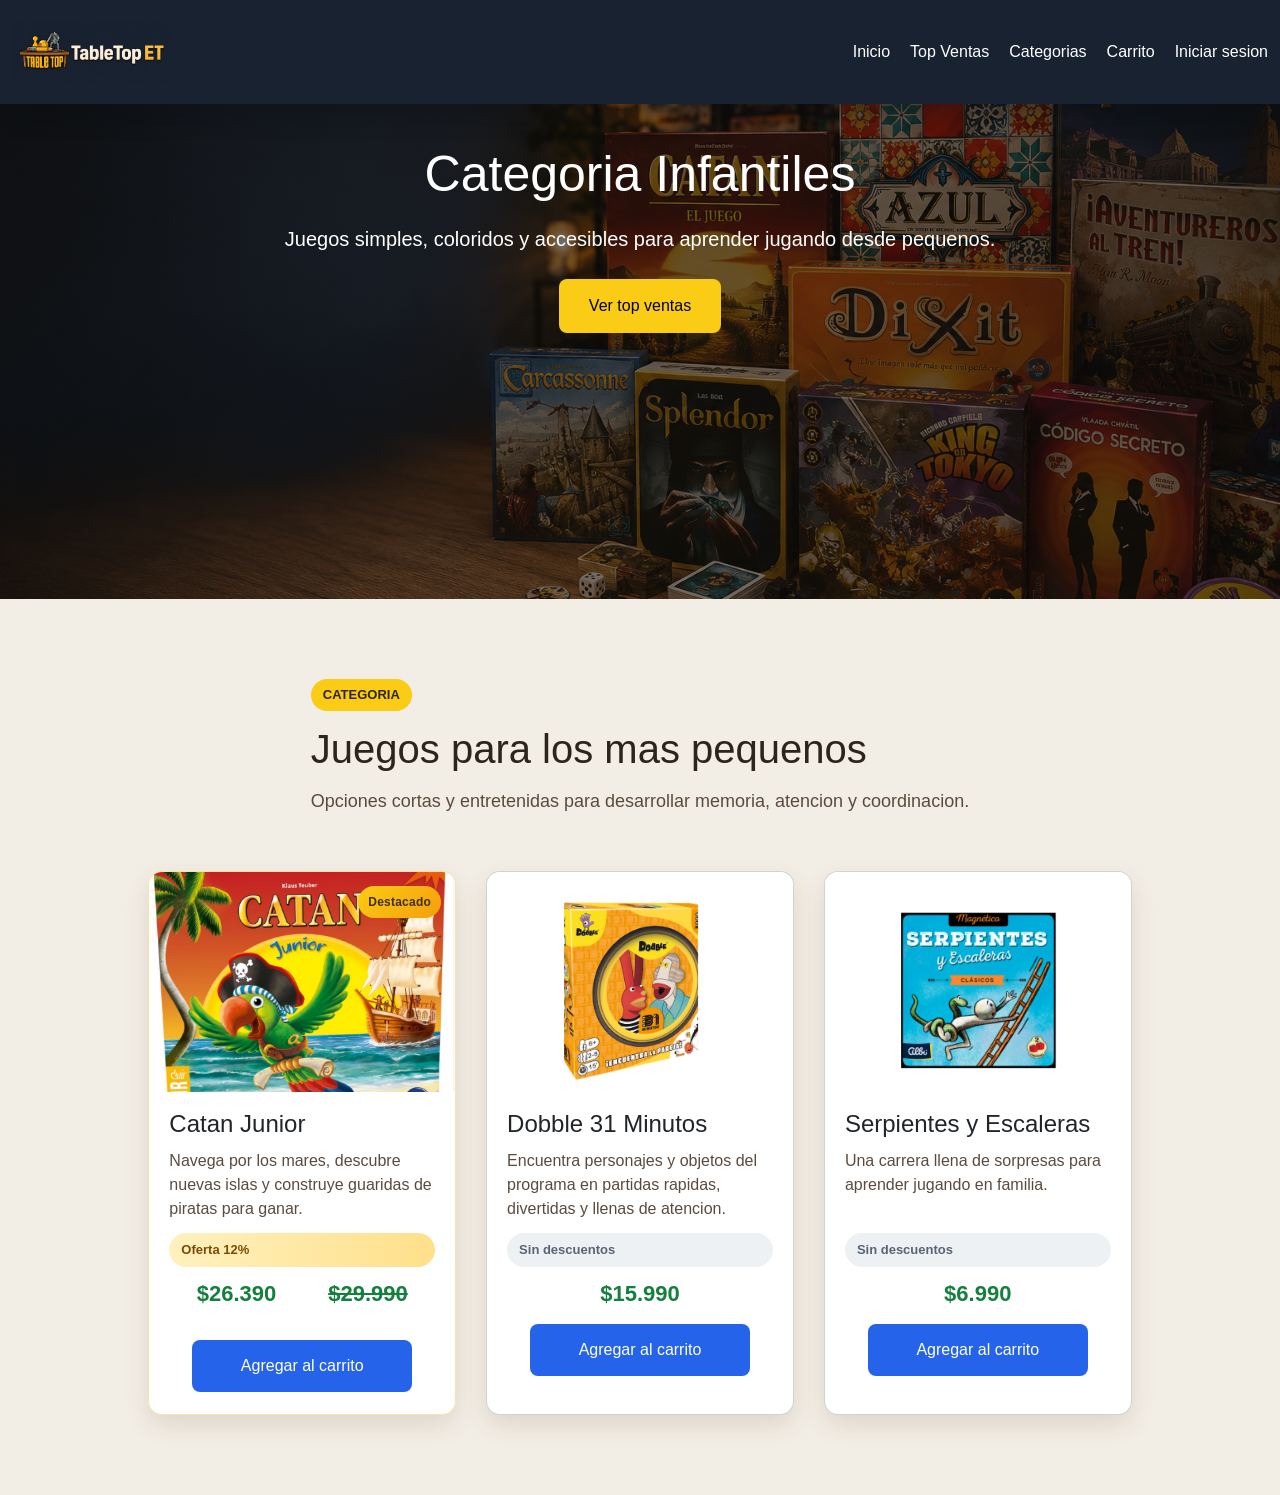
<file: infantiles.html>
<!DOCTYPE html>
<html lang="es">
<head>
    <meta charset="UTF-8">
    <meta name="viewport" content="width=device-width, initial-scale=1.0">
    <link rel="preconnect" href="https://cdn.jsdelivr.net">
    <link rel="stylesheet" href="https://cdn.jsdelivr.net/npm/bootstrap@5.3.8/dist/css/bootstrap.min.css">
    <title>Infantiles | TableTop ET</title>
    <link rel="stylesheet" href="css/style.css">
</head>
<body class="min-vh-100">
    <header class="site-header container-fluid">
        <div class="logo">
            <a href="index.html" class="logo-link">
                <img src="img/logo-navbar.png" alt="Logo de TableTop ET" class="logo-image img-fluid">
            </a>
        </div>

        <button class="nav-toggle" type="button" aria-expanded="false" aria-controls="site-navigation" aria-label="Abrir menu">
            <span></span>
            <span></span>
            <span></span>
        </button>

        <nav id="site-navigation">
            <ul class="mb-0">
                <li><a href="index.html#inicio">Inicio</a></li>
                <li><a href="index.html#top">Top Ventas</a></li>
                <li class="dropdown">
                    <a href="index.html#categorias">Categorias</a>
                    <ul class="dropdown-menu">
                        <li><a href="estrategia.html">Estrategia</a></li>
                        <li><a href="familiares.html">Familiares</a></li>
                        <li><a href="fiesta.html">Fiesta</a></li>
                        <li><a href="infantiles.html">Infantiles</a></li>
                    </ul>
                </li>
                <li><a href="loguin.html">Iniciar sesion</a></li>
            </ul>
        </nav>
    </header>

    <section class="page-hero container-fluid">
        <div class="hero-content">
            <h2>Categoria Infantiles</h2>
            <p>Juegos simples, coloridos y accesibles para aprender jugando desde pequenos.</p>
            <a class="hero-link" href="index.html#top">Ver top ventas</a>
        </div>
    </section>

    <section class="productos container-xxl">
        <div class="section-heading section-heading-left">
            <span class="eyebrow">Categoria</span>
            <h2>Juegos para los mas pequenos</h2>
            <p>Opciones cortas y entretenidas para desarrollar memoria, atencion y coordinacion.</p>
        </div>

        <div class="contenedor-productos">
            <div class="card card-oferta">
                <img src="img/catan junior.png" alt="Catan Junior">
                <h3>Catan Junior</h3>
                <p>Navega por los mares, descubre nuevas islas y construye guaridas de piratas para ganar.</p>
                <div class="estado-descuento">Oferta 12%</div>
                <div class="card-acciones">
                    <div class="precio-contenedor">
                        <span class="precio-original">$29.990</span>
                        <span class="precio-oferta">$26.390</span>
                    </div>
                    <button onclick="agregarCarrito('Catan Junior')">Agregar al carrito</button>
                </div>
            </div>

            <div class="card">
                <img src="img/31 minutos.png" alt="31 Minutos">
                <h3>Dobble 31 Minutos</h3>
                <p>Encuentra personajes y objetos del programa en partidas rapidas, divertidas y llenas de atencion.</p>
                <div class="estado-descuento estado-sin-descuento">Sin descuentos</div>
                <div class="card-acciones">
                    <span>$15.990</span>
                    <button onclick="agregarCarrito('31 Minutos')">Agregar al carrito</button>
                </div>
            </div>

            <div class="card">
                <img src="img/serpientes y escalera.png" alt="Serpientes y Escaleras">
                <h3>Serpientes y Escaleras</h3>
                <p>Una carrera llena de sorpresas para aprender jugando en familia.</p>
                <div class="estado-descuento estado-sin-descuento">Sin descuentos</div>
                <div class="card-acciones">
                    <span>$6.990</span>
                    <button onclick="agregarCarrito('Serpientes y Escaleras')">Agregar al carrito</button>
                </div>
            </div>
        </div>
    </section>

    <script src="https://cdn.jsdelivr.net/npm/bootstrap@5.3.8/dist/js/bootstrap.bundle.min.js"></script>
    <script src="js/script.js"></script>
</body>
</html>
</file>
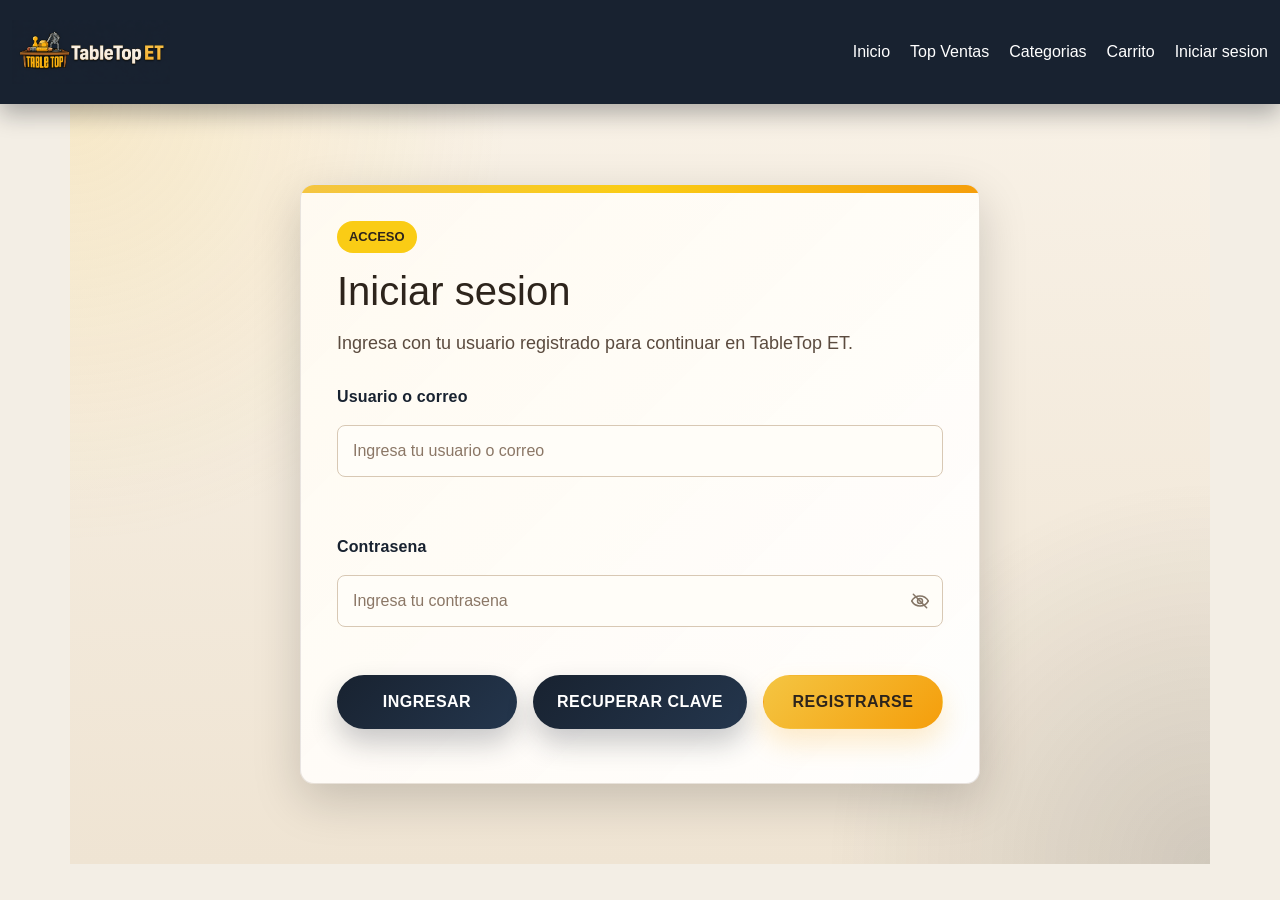
<file: login.html>
<!DOCTYPE html>
<html lang="es">
<head>
    <meta charset="UTF-8">
    <meta name="viewport" content="width=device-width, initial-scale=1.0">
    <title>Login | TableTop ET</title>
    <link rel="preconnect" href="https://cdn.jsdelivr.net">
    <link rel="stylesheet" href="https://cdn.jsdelivr.net/npm/bootstrap@5.3.8/dist/css/bootstrap.min.css">
    <link rel="stylesheet" href="css/style.css">
</head>
<body class="min-vh-100">
     <header class="site-header container-fluid">
        <div class="logo">
            <a href="index.html" class="logo-link">
                <img src="img/logo-navbar.png" alt="Logo de TableTop ET" class="logo-image img-fluid">
            </a>
        </div>

        <button class="nav-toggle" type="button" aria-expanded="false" aria-controls="site-navigation" aria-label="Abrir menu">
            <span></span>
            <span></span>
            <span></span>
        </button>

        <nav id="site-navigation">
            <ul class="mb-0">
                <li><a href="index.html#inicio">Inicio</a></li>
                <li><a href="index.html#top">Top Ventas</a></li>
                <li class="dropdown">
                    <a href="index.html#categorias">Categorias</a>
                    <ul class="dropdown-menu">
                        <li><a href="estrategia.html">Estrategia</a></li>
                        <li><a href="familiares.html">Familiares</a></li>
                        <li><a href="fiesta.html">Fiesta</a></li>
                        <li><a href="infantiles.html">Infantiles</a></li>
                    </ul>
                </li>
                <li><a href="loguin.html">Iniciar sesion</a></li>
            </ul>
        </nav>
    </header>

    <section class="formulario-seccion container-xl">
        <div class="formulario-card shadow-lg">
            <div class="section-heading section-heading-left">
                <span class="eyebrow">Acceso</span>
                <h2>Iniciar sesion</h2>
                <p>Ingresa con tu usuario registrado para continuar en TableTop ET.</p>
            </div>

            <form class="formulario-registro row g-3" id="loginForm" novalidate>
                <div class="campo-formulario col-12">
                    <label for="loginUsuario" class="form-label">Usuario o correo</label>
                    <input type="text" id="loginUsuario" name="loginUsuario" placeholder="Ingresa tu usuario o correo">
                    <div class="mensaje-error" id="errorLoginUsuario"></div>
                </div>

                <div class="campo-formulario col-12">
                    <label for="loginPassword" class="form-label">Contrasena</label>
                    <div class="campo-password">
                        <input type="password" id="loginPassword" name="loginPassword" placeholder="Ingresa tu contrasena">
                        <button type="button" class="toggle-password" data-target="loginPassword" aria-label="Mostrar u ocultar contrasena">
                            <svg class="icono-ojo" viewBox="0 0 24 24" aria-hidden="true">
                                <path d="M2 12s3.5-6 10-6 10 6 10 6-3.5 6-10 6S2 12 2 12Z"></path>
                                <circle cx="12" cy="12" r="3"></circle>
                                <path class="icono-ojo-linea" d="M4 4l16 16"></path>
                            </svg>
                        </button>
                    </div>
                    <div class="mensaje-error" id="errorLoginPassword"></div>
                </div>

                <div class="acciones-formulario d-flex flex-column flex-md-row gap-3">
                    <button type="submit" class="btn btn-primary">Ingresar</button>
                    <button type="button" class="btn btn-secondary">Recuperar Clave</button>
                    <a class="btn btn-registro" href="formulario.html">Registrarse</a>
                </div>
            </form>

            <div class="formulario-feedback" id="loginFeedback" aria-live="polite"></div>
        </div>
    </section>

    <script src="https://cdn.jsdelivr.net/npm/bootstrap@5.3.8/dist/js/bootstrap.bundle.min.js"></script>
    <script src="js/script.js"></script>
</body>
</html>
</file>
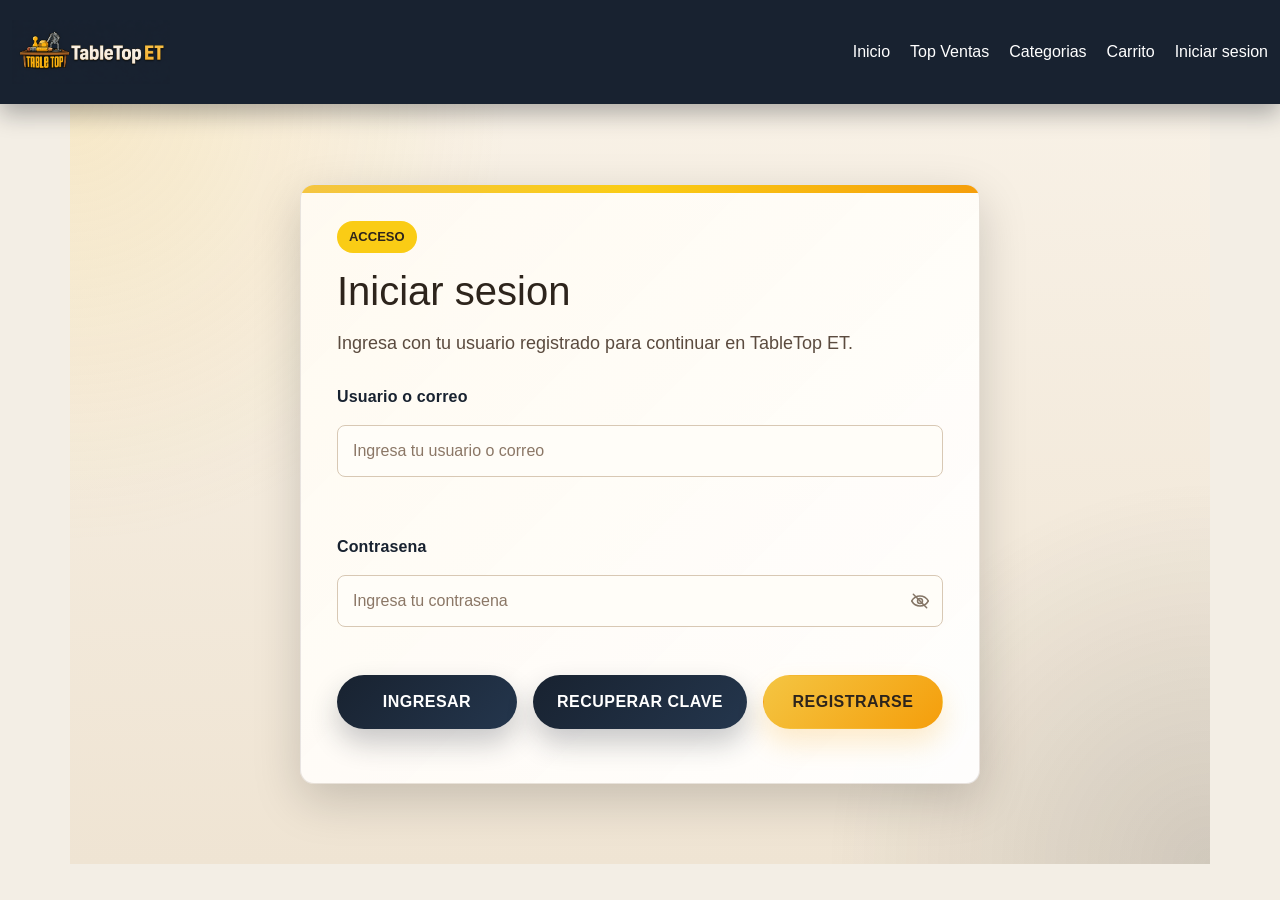
<file: mis-compras.html>
<!DOCTYPE html>
<html lang="es">
<head>
    <meta charset="UTF-8">
    <meta name="viewport" content="width=device-width, initial-scale=1.0">
    <title>Mis compras | TableTop ET</title>
    <link rel="preconnect" href="https://cdn.jsdelivr.net">
    <link rel="stylesheet" href="https://cdn.jsdelivr.net/npm/bootstrap@5.3.8/dist/css/bootstrap.min.css">
    <link rel="stylesheet" href="css/style.css">
</head>
<body class="min-vh-100">
    <header class="site-header container-fluid">
        <div class="logo">
            <a href="index.html" class="logo-link">
                <img src="img/logo-navbar.png" alt="Logo de TableTop ET" class="logo-image img-fluid">
            </a>
        </div>
        <button class="nav-toggle" type="button" aria-expanded="false" aria-controls="site-navigation" aria-label="Abrir menu">
            <span></span><span></span><span></span>
        </button>
        <nav id="site-navigation">
            <ul class="mb-0">
                <li><a href="index.html#inicio">Inicio</a></li>
                <li><a href="index.html#top">Top Ventas</a></li>
                <li class="dropdown">
                    <a href="index.html#categorias">Categorias</a>
                    <ul class="dropdown-menu">
                        <li><a href="estrategia.html">Estrategia</a></li>
                        <li><a href="familiares.html">Familiares</a></li>
                        <li><a href="fiesta.html">Fiesta</a></li>
                        <li><a href="infantiles.html">Infantiles</a></li>
                    </ul>
                </li>
                <li><a href="loguin.html">Iniciar sesion</a></li>
            </ul>
        </nav>
    </header>

    <main class="formulario-seccion container-xxl" id="misComprasPagina">
        <div class="section-heading">
            <span class="eyebrow">Historial</span>
            <h2>Mis compras</h2>
            <p>Aqui puedes revisar las compras confirmadas con tu cuenta.</p>
        </div>

        <div class="formulario-feedback compras-feedback" id="comprasFeedback" aria-live="polite"></div>
        <div class="carrito-vacio" id="comprasVacio" hidden>
            <h3>Aun no tienes compras</h3>
            <p>Cuando finalices una compra desde el carrito, su detalle aparecera aqui.</p>
            <a href="index.html#top" class="btn btn-primary">Explorar juegos</a>
        </div>
        <div class="compras-lista" id="comprasLista"></div>
    </main>

    <script src="https://cdn.jsdelivr.net/npm/bootstrap@5.3.8/dist/js/bootstrap.bundle.min.js"></script>
    <script src="js/script.js"></script>
</body>
</html>
</file>
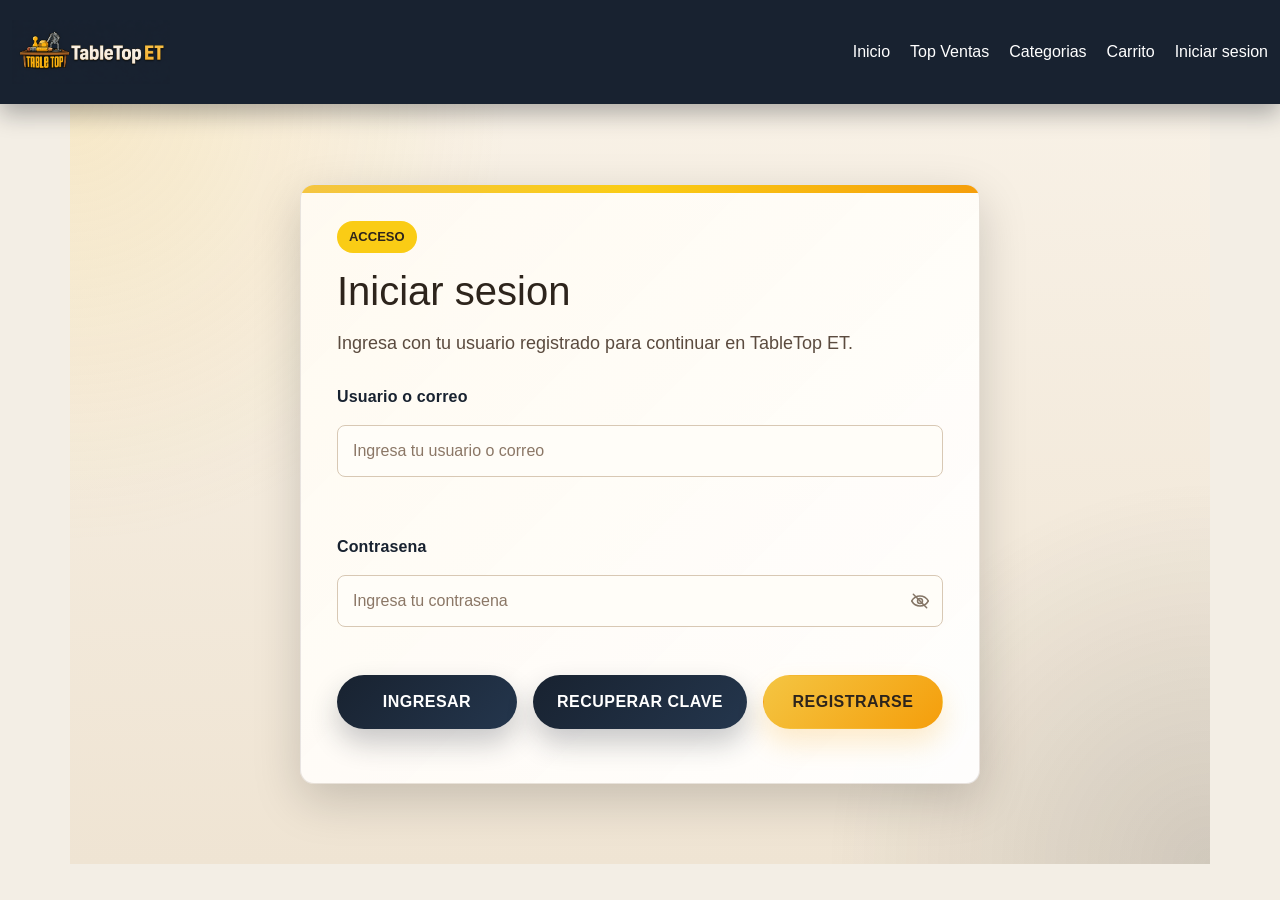
<file: perfil.html>
<!DOCTYPE html>
<html lang="es">
<head>
    <meta charset="UTF-8">
    <meta name="viewport" content="width=device-width, initial-scale=1.0">
    <title>Mi perfil | TableTop ET</title>
    <link rel="preconnect" href="https://cdn.jsdelivr.net">
    <link rel="stylesheet" href="https://cdn.jsdelivr.net/npm/bootstrap@5.3.8/dist/css/bootstrap.min.css">
    <link rel="stylesheet" href="css/style.css">
</head>
<body class="min-vh-100">
    <header class="site-header container-fluid">
        <div class="logo">
            <a href="index.html" class="logo-link">
                <img src="img/logo-navbar.png" alt="Logo de TableTop ET" class="logo-image img-fluid">
            </a>
        </div>

        <button class="nav-toggle" type="button" aria-expanded="false" aria-controls="site-navigation" aria-label="Abrir menu">
            <span></span>
            <span></span>
            <span></span>
        </button>

        <nav id="site-navigation">
            <ul class="mb-0">
                <li><a href="index.html#inicio">Inicio</a></li>
                <li><a href="index.html#top">Top Ventas</a></li>
                <li class="dropdown">
                    <a href="index.html#categorias">Categorias</a>
                    <ul class="dropdown-menu">
                        <li><a href="estrategia.html">Estrategia</a></li>
                        <li><a href="familiares.html">Familiares</a></li>
                        <li><a href="fiesta.html">Fiesta</a></li>
                        <li><a href="infantiles.html">Infantiles</a></li>
                    </ul>
                </li>
                <li><a href="loguin.html">Iniciar sesion</a></li>
            </ul>
        </nav>
    </header>

    <section class="formulario-seccion container-xl">
        <div class="formulario-card shadow-lg">
            <div class="section-heading section-heading-left">
                <span class="eyebrow">Perfil</span>
                <h2>Modifica tu perfil</h2>
                <p>Actualiza tus datos personales, cambia tu usuario o renueva tu contrasena sin salir de tu sesion.</p>
            </div>

            <form class="formulario-registro row g-3" id="formularioPerfil" novalidate>
                <div class="campo-formulario col-12 col-md-6">
                    <label for="perfilNombre" class="form-label">Nombre completo</label>
                    <input type="text" id="perfilNombre" name="perfilNombre" class="form-control" placeholder="Ingresa tu nombre completo">
                    <div class="mensaje-error" id="errorPerfilNombre"></div>
                </div>

                <div class="campo-formulario col-12 col-md-6">
                    <label for="perfilUsuario" class="form-label">Usuario</label>
                    <input type="text" id="perfilUsuario" name="perfilUsuario" class="form-control" placeholder="Ingresa tu usuario">
                    <div class="mensaje-error" id="errorPerfilUsuario"></div>
                </div>

                <div class="campo-formulario col-12 col-md-6">
                    <label for="perfilCorreo" class="form-label">Correo electronico</label>
                    <input type="email" id="perfilCorreo" name="perfilCorreo" class="form-control" placeholder="nombre@correo.com">
                    <div class="mensaje-error" id="errorPerfilCorreo"></div>
                </div>

                <div class="campo-formulario col-12 col-md-6">
                    <label for="perfilFechaNacimiento" class="form-label">Fecha de nacimiento</label>
                    <input type="date" id="perfilFechaNacimiento" name="perfilFechaNacimiento" class="form-control">
                    <div class="mensaje-error" id="errorPerfilFechaNacimiento"></div>
                </div>

                <div class="campo-formulario col-12">
                    <label for="perfilDireccion" class="form-label">Direccion de despacho</label>
                    <input type="text" id="perfilDireccion" name="perfilDireccion" class="form-control" placeholder="Opcional">
                    <div class="mensaje-ayuda">Puedes dejarla vacia si no deseas modificarla.</div>
                </div>

                <div class="campo-formulario col-12 col-lg-6">
                    <label for="perfilPassword" class="form-label">Nueva contrasena</label>
                    <div class="campo-password">
                        <input type="password" id="perfilPassword" name="perfilPassword" class="form-control" placeholder="Solo si quieres cambiarla">
                        <button type="button" class="toggle-password" data-target="perfilPassword" aria-label="Mostrar u ocultar nueva contrasena">
                            <svg class="icono-ojo" viewBox="0 0 24 24" aria-hidden="true">
                                <path d="M2 12s3.5-6 10-6 10 6 10 6-3.5 6-10 6S2 12 2 12Z"></path>
                                <circle cx="12" cy="12" r="3"></circle>
                                <path class="icono-ojo-linea" d="M4 4l16 16"></path>
                            </svg>
                        </button>
                    </div>
                    <div class="mensaje-error" id="errorPerfilPassword"></div>
                </div>

                <div class="campo-formulario col-12 col-lg-6">
                    <label for="perfilConfirmarPassword" class="form-label">Confirmar nueva contrasena</label>
                    <div class="campo-password">
                        <input type="password" id="perfilConfirmarPassword" name="perfilConfirmarPassword" class="form-control" placeholder="Repite la nueva contrasena">
                        <button type="button" class="toggle-password" data-target="perfilConfirmarPassword" aria-label="Mostrar u ocultar confirmacion de contrasena">
                            <svg class="icono-ojo" viewBox="0 0 24 24" aria-hidden="true">
                                <path d="M2 12s3.5-6 10-6 10 6 10 6-3.5 6-10 6S2 12 2 12Z"></path>
                                <circle cx="12" cy="12" r="3"></circle>
                                <path class="icono-ojo-linea" d="M4 4l16 16"></path>
                            </svg>
                        </button>
                    </div>
                    <div class="mensaje-error" id="errorPerfilConfirmarPassword"></div>
                </div>

                <div class="acciones-formulario d-flex flex-column flex-md-row gap-3">
                    <button type="submit" class="btn btn-primary">Guardar cambios</button>
                    <button type="reset" class="btn btn-secondary">Restablecer</button>
                </div>
            </form>

            <div class="formulario-feedback" id="perfilFeedback" aria-live="polite"></div>
        </div>
    </section>

    <script src="https://cdn.jsdelivr.net/npm/bootstrap@5.3.8/dist/js/bootstrap.bundle.min.js"></script>
    <script src="js/script.js"></script>
</body>
</html>
</file>
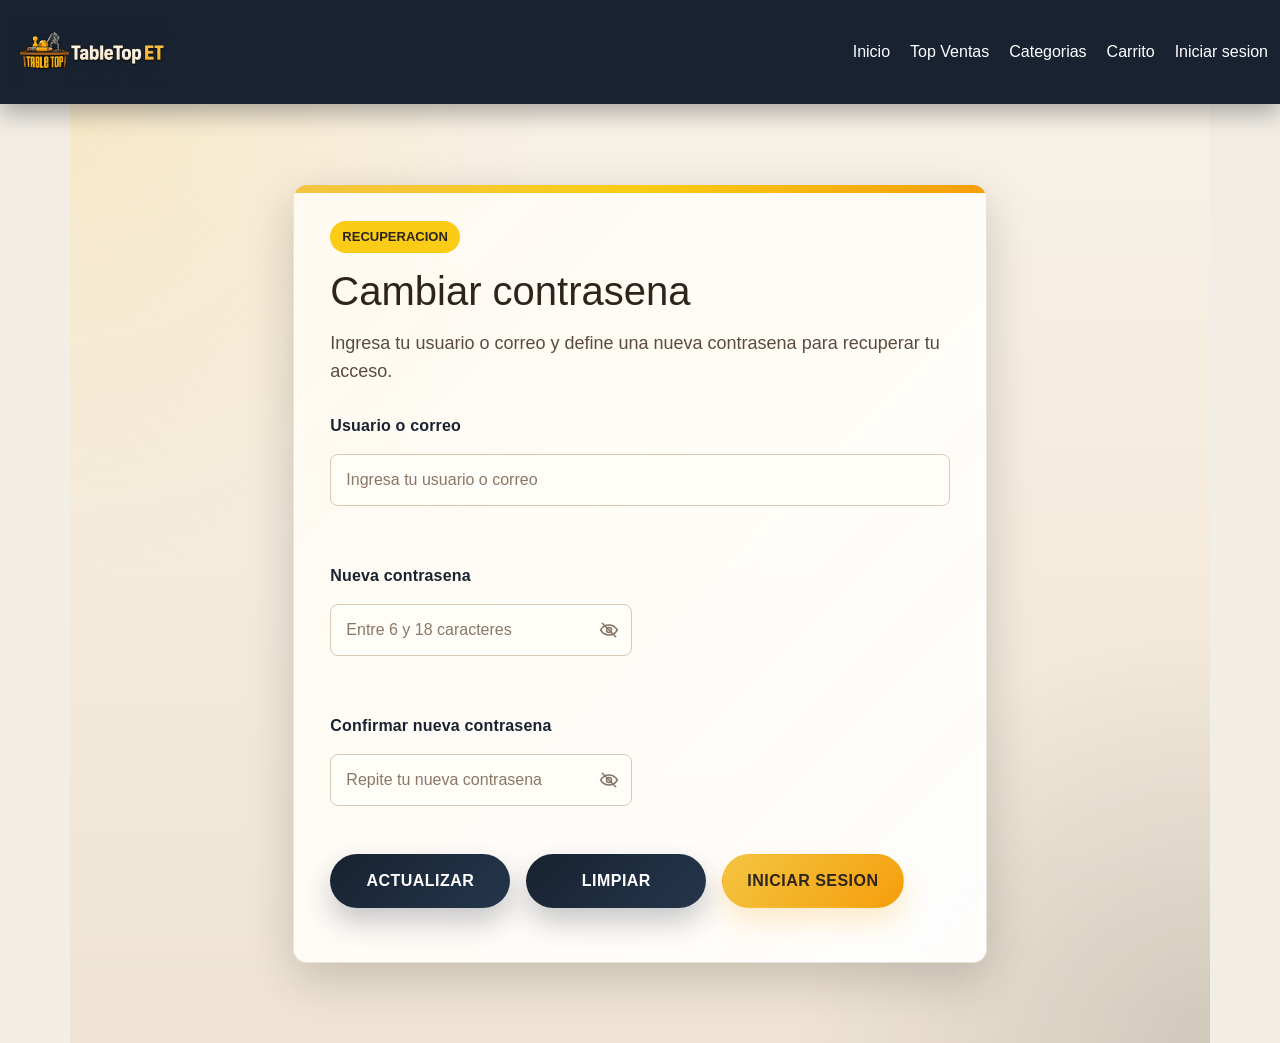
<file: recuperar.html>
<!DOCTYPE html>
<html lang="es">
<head>
    <meta charset="UTF-8">
    <meta name="viewport" content="width=device-width, initial-scale=1.0">
    <title>Recuperar clave | TableTop ET</title>
    <link rel="preconnect" href="https://cdn.jsdelivr.net">
    <link rel="stylesheet" href="https://cdn.jsdelivr.net/npm/bootstrap@5.3.8/dist/css/bootstrap.min.css">
    <link rel="stylesheet" href="css/style.css">
</head>
<body class="min-vh-100">
    <header class="site-header container-fluid">
        <div class="logo">
            <a href="index.html" class="logo-link">
                <img src="img/logo-navbar.png" alt="Logo de TableTop ET" class="logo-image img-fluid">
            </a>
        </div>

        <button class="nav-toggle" type="button" aria-expanded="false" aria-controls="site-navigation" aria-label="Abrir menu">
            <span></span>
            <span></span>
            <span></span>
        </button>

        <nav id="site-navigation">
            <ul class="mb-0">
                <li><a href="index.html#inicio">Inicio</a></li>
                <li><a href="index.html#top">Top Ventas</a></li>
                <li class="dropdown">
                    <a href="index.html#categorias">Categorias</a>
                    <ul class="dropdown-menu">
                        <li><a href="estrategia.html">Estrategia</a></li>
                        <li><a href="familiares.html">Familiares</a></li>
                        <li><a href="fiesta.html">Fiesta</a></li>
                        <li><a href="infantiles.html">Infantiles</a></li>
                    </ul>
                </li>
                <li><a href="loguin.html">Iniciar sesion</a></li>
            </ul>
        </nav>
    </header>

    <section class="formulario-seccion container-xl">
        <div class="formulario-card shadow-lg">
            <div class="section-heading section-heading-left">
                <span class="eyebrow">Recuperacion</span>
                <h2>Cambiar contrasena</h2>
                <p>Ingresa tu usuario o correo y define una nueva contrasena para recuperar tu acceso.</p>
            </div>

            <form class="formulario-registro row g-3" id="formularioRecuperar" novalidate>
                <div class="campo-formulario col-12">
                    <label for="recuperarUsuario" class="form-label">Usuario o correo</label>
                    <input type="text" id="recuperarUsuario" name="recuperarUsuario" placeholder="Ingresa tu usuario o correo">
                    <div class="mensaje-error" id="errorRecuperarUsuario"></div>
                </div>

                <div class="campo-formulario col-12 col-lg-6">
                    <label for="recuperarPassword" class="form-label">Nueva contrasena</label>
                    <div class="campo-password">
                        <input type="password" id="recuperarPassword" name="recuperarPassword" placeholder="Entre 6 y 18 caracteres">
                        <button type="button" class="toggle-password" data-target="recuperarPassword" aria-label="Mostrar u ocultar contrasena">
                            <svg class="icono-ojo" viewBox="0 0 24 24" aria-hidden="true">
                                <path d="M2 12s3.5-6 10-6 10 6 10 6-3.5 6-10 6S2 12 2 12Z"></path>
                                <circle cx="12" cy="12" r="3"></circle>
                                <path class="icono-ojo-linea" d="M4 4l16 16"></path>
                            </svg>
                        </button>
                    </div>
                    <div class="mensaje-error" id="errorRecuperarPassword"></div>
                </div>

                <div class="campo-formulario col-12 col-lg-6">
                    <label for="recuperarConfirmarPassword" class="form-label">Confirmar nueva contrasena</label>
                    <div class="campo-password">
                        <input type="password" id="recuperarConfirmarPassword" name="recuperarConfirmarPassword" placeholder="Repite tu nueva contrasena">
                        <button type="button" class="toggle-password" data-target="recuperarConfirmarPassword" aria-label="Mostrar u ocultar contrasena">
                            <svg class="icono-ojo" viewBox="0 0 24 24" aria-hidden="true">
                                <path d="M2 12s3.5-6 10-6 10 6 10 6-3.5 6-10 6S2 12 2 12Z"></path>
                                <circle cx="12" cy="12" r="3"></circle>
                                <path class="icono-ojo-linea" d="M4 4l16 16"></path>
                            </svg>
                        </button>
                    </div>
                    <div class="mensaje-error" id="errorRecuperarConfirmarPassword"></div>
                </div>

                <div class="acciones-formulario d-flex flex-column flex-md-row gap-3">
                    <button type="submit" class="btn btn-primary">Actualizar</button>
                    <button type="reset" class="btn btn-secondary">Limpiar</button>
                    <a class="btn btn-registro" href="loguin.html">Iniciar sesion</a>
                </div>
            </form>

            <div class="formulario-feedback" id="recuperarFeedback" aria-live="polite"></div>
        </div>
    </section>

    <script src="https://cdn.jsdelivr.net/npm/bootstrap@5.3.8/dist/js/bootstrap.bundle.min.js"></script>
    <script src="js/script.js"></script>
</body>
</html>
</file>
<file: css/style.css>
/* =========================
   Global
========================= */
:root {
    --color-brand-dark: #182230;
    --color-brand-gold: #f4c542;
    --color-accent: #facc15;
    --color-accent-hover: #eab308;
    --color-page-bg: #f3eee5;
    --color-section-bg: #fffaf1;
    --color-surface: white;
    --color-text: #2d241c;
    --color-text-soft: #5b4b3f;
    --color-text-light: white;
    --color-text-warm: #fff4df;
    --color-success: #15803d;
    --color-button: #2563eb;
    --color-button-hover: #1d4ed8;
    --overlay-hero-start: rgba(20, 17, 14, 0.6);
    --overlay-hero-end: rgba(20, 17, 14, 0.55);
    --overlay-dropdown-hover: rgba(244, 197, 66, 0.18);
    --overlay-mobile-menu: rgba(255, 255, 255, 0.08);
    --overlay-mobile-menu-hover: rgba(250, 204, 21, 0.2);
    --shadow-header: 0 10px 22px rgba(10, 15, 22, 0.3);
    --shadow-dropdown: 0 12px 26px rgba(0, 0, 0, 0.18);
    --shadow-card: 0 10px 24px rgba(69, 44, 17, 0.12);
    --shadow-card-hover: 0 16px 30px rgba(69, 44, 17, 0.18);
    --radius-sm: 8px;
    --radius-md: 10px;
    --radius-lg: 14px;
    --radius-pill: 999px;
    --transition-base: 0.3s;
    --section-padding: 80px 50px;
    --section-padding-mobile: 60px 20px;
    --grid-gap: 30px;
}

/* =========================
   Base
========================= */
* {
    margin: 0;
    padding: 0;
    box-sizing: border-box;
    font-family: Arial, Helvetica, sans-serif;
}

body {
    background: var(--color-page-bg);
    color: var(--color-text);
}

/* =========================
   Header y Nav
========================= */
header {
    background-color: var(--color-brand-dark);
    color: var(--color-text-light);
    display: grid;
    grid-template-columns: repeat(12, minmax(0, 1fr));
    align-items: center;
    padding: 20px 50px;
    position: sticky;
    top: 0;
    z-index: 1000;
    box-shadow: var(--shadow-header);
}

.site-header.nav-open {
    box-shadow: 0 14px 26px rgba(10, 15, 22, 0.34);
}

.logo {
    grid-column: 1 / span 3;
}

.logo-link {
    display: flex;
    align-items: center;
    color: var(--color-text-light);
    text-decoration: none;
}

.logo-image {
    display: block;
    width: auto;
    height: 64px;
    object-fit: contain;
    filter: none;
    background-color: var(--color-brand-dark);
}

nav ul {
    list-style: none;
    display: flex;
    align-items: center;
    gap: 20px;
}

nav {
    grid-column: 4 / -1;
    justify-self: end;
}

.nav-toggle {
    display: none;
    grid-template-rows: repeat(3, 1fr);
    justify-items: center;
    align-items: center;
    row-gap: 1px;
    width: 52px;
    height: 52px;
    border: 1px solid rgba(244, 197, 66, 0.28);
    border-radius: 16px;
    background: linear-gradient(180deg, rgba(255, 255, 255, 0.08), rgba(255, 255, 255, 0.03));
    color: var(--color-brand-gold);
    box-shadow: 0 10px 18px rgba(0, 0, 0, 0.18);
    cursor: pointer;
    transition: transform var(--transition-base), background var(--transition-base), border-color var(--transition-base), box-shadow var(--transition-base), color var(--transition-base);
}

.nav-toggle:hover {
    background: rgba(255, 255, 255, 0.1);
    border-color: rgba(244, 197, 66, 0.42);
    box-shadow: 0 12px 22px rgba(0, 0, 0, 0.22);
    transform: translateY(-1px) scale(1.02);
}

.nav-toggle:focus-visible {
    outline: 2px solid var(--color-brand-gold);
    outline-offset: 3px;
}

.nav-toggle span {
    display: block;
    width: 22px;
    height: 2px;
    border-radius: 999px;
    background: currentColor;
    transition: transform var(--transition-base), opacity var(--transition-base), width var(--transition-base);
}

.nav-toggle span:nth-child(1) {
    grid-row: 1;
    transition-delay: 0s;
    margin-top: 10px;
}

.nav-toggle span:nth-child(2) {
    grid-row: 2;
    transition-delay: 0.04s;
}

.nav-toggle span:nth-child(3) {
    grid-row: 3;
    transition-delay: 0.08s;
    margin-bottom: 10px;
}

.site-header.nav-open .nav-toggle {
    color: var(--color-text-light);
    border-color: rgba(255, 255, 255, 0.22);
    background: rgba(255, 255, 255, 0.1);
}

.site-header.nav-open .nav-toggle span {
    transform: none;
    opacity: 1;
    width: 22px;
}

nav li {
    position: relative;
}

nav a {
    text-decoration: none;
    color: var(--color-text-light);
    transition: var(--transition-base);
}

nav a:hover {
    color: var(--color-brand-gold);
}

.dropdown {
    position: relative;
}

.dropdown::after {
    content: "";
    position: absolute;
    left: 0;
    top: 100%;
    width: 100%;
    height: 10px;
}

.dropdown-menu {
    position: absolute;
    top: 100%;
    left: 0;
    min-width: 180px;
    padding: 8px 0;
    display: none;
    flex-direction: column;
    gap: 0;
    background: var(--color-brand-dark);
    border-radius: var(--radius-md);
    box-shadow: var(--shadow-dropdown);
}

.dropdown:hover .dropdown-menu {
    display: flex;
}

.dropdown-menu li {
    width: 100%;
}

.dropdown-menu a {
    display: block;
    padding: 10px 16px;
    color: var(--color-text-warm);
}

.dropdown-menu a:hover {
    background: var(--overlay-dropdown-hover);
    color: var(--color-brand-gold);
}

/* =========================
   Inicio
========================= */
.hero,
.page-hero {
    min-height: 90vh;
    padding: 40px 20px;
    background: linear-gradient(var(--overlay-hero-start), var(--overlay-hero-end)),
    url("../img/fondo.png");
    background-size: cover;
    background-position: center;
    display: grid;
    grid-template-columns: repeat(12, minmax(0, 1fr));
    text-align: center;
    color: var(--color-text-light);
}

.page-hero {
    min-height: 55vh;
}

.hero-content {
    max-width: 720px;
    grid-column: 3 / span 8;
    justify-self: center;
    animation: heroFadeUp 0.9s ease-out both;
}

.hero-content h2 {
    font-size: 50px;
    margin-bottom: 20px;
    animation: heroGlow 4s ease-in-out infinite;
}

.hero-content p {
    font-size: 20px;
    margin-bottom: 25px;
}

.hero-content button,
.hero-link {
    display: inline-block;
    padding: 15px 30px;
    border: none;
    background-color: var(--color-accent);
    color: black;
    font-size: 16px;
    cursor: pointer;
    border-radius: var(--radius-sm);
    transition: var(--transition-base);
    text-decoration: none;
}

.hero-content button:hover,
.hero-link:hover {
    background-color: var(--color-accent-hover);
}

/* =========================
   General
========================= */
.productos,
.categorias {
    padding: var(--section-padding);
    display: grid;
    grid-template-columns: repeat(12, minmax(0, 1fr));
    row-gap: 40px;
}

.categorias {
    background: var(--color-section-bg);
}

.section-heading {
    max-width: 760px;
    margin: 0;
    text-align: center;
    grid-column: 2 / span 10;
    justify-self: center;
}

.section-heading.section-heading-left {
    margin: 0;
    text-align: left;
}

.eyebrow {
    display: inline-block;
    margin-bottom: 14px;
    padding: 6px 12px;
    border-radius: var(--radius-pill);
    background: var(--color-accent);
    color: var(--color-text);
    font-size: 13px;
    font-weight: bold;
    text-transform: uppercase;
}

.section-heading h2 {
    margin-bottom: 14px;
    font-size: 40px;
}

.section-heading p {
    font-size: 18px;
    line-height: 1.6;
    color: var(--color-text-soft);
}

/* =========================
   Formulario
========================= */
.formulario-seccion {
    padding: var(--section-padding);
    background:
        radial-gradient(circle at top left, rgba(244, 197, 66, 0.18), transparent 32%),
        radial-gradient(circle at bottom right, rgba(24, 34, 48, 0.14), transparent 28%),
        linear-gradient(180deg, #f8f1e6 0%, #efe4d3 100%);
    display: grid;
    grid-template-columns: repeat(12, minmax(0, 1fr));
}

.formulario-card {
    max-width: 760px;
    margin: 0 auto;
    padding: 36px;
    background:
        linear-gradient(135deg, rgba(255, 250, 241, 0.98), rgba(255, 255, 255, 0.94));
    border-radius: var(--radius-lg);
    border: 1px solid rgba(91, 75, 63, 0.14);
    box-shadow: 0 18px 40px rgba(69, 44, 17, 0.16);
    position: relative;
    overflow: hidden;
    grid-column: 3 / span 8;
}

.formulario-card::before {
    content: "";
    position: absolute;
    inset: 0 0 auto 0;
    height: 8px;
    background: linear-gradient(90deg, var(--color-brand-gold), var(--color-accent), #f59e0b);
}

.formulario-card .section-heading {
    margin-bottom: 28px;
    grid-column: 1 / -1;
}

.formulario-registro {

    display: grid;
    gap: 14px;
}

.campo-formulario {
    display: grid;
    gap: 8px;
}

.campo-password {
    position: relative;
    display: flex;
    align-items: center;
    border: 1px solid #d8c8b4;
    border-radius: var(--radius-sm);
    background: #fffdf8;
    overflow: hidden;
    transition: border-color var(--transition-base), box-shadow var(--transition-base), transform var(--transition-base);
}

.formulario-registro label {
    font-weight: bold;
    color: var(--color-brand-dark);
    letter-spacing: 0.01em;
}

.formulario-registro input,
.formulario-registro select,
.formulario-registro textarea {
    width: 100%;
    padding: 13px 15px;
    border: 1px solid #d8c8b4;
    border-radius: var(--radius-sm);
    background: #fffdf8;
    color: var(--color-text);
    font: inherit;
    transition: border-color var(--transition-base), box-shadow var(--transition-base), transform var(--transition-base);
}

.formulario-registro input::placeholder,
.formulario-registro textarea::placeholder {
    color: #8b7766;
}

.formulario-registro input:focus,
.formulario-registro select:focus,
.formulario-registro textarea:focus {
    outline: none;
    border-color: var(--color-brand-gold);
    box-shadow: 0 0 0 4px rgba(244, 197, 66, 0.18);
    transform: translateY(-1px);
}

.formulario-registro textarea {
    resize: vertical;
    min-height: 120px;
}

.campo-password input {
    border: none;
    border-radius: 0;
    box-shadow: none;
    background: transparent;
    padding-right: 10px;
}

.campo-password input:focus {
    border: none;
    box-shadow: none;
    transform: none;
}

.campo-password:focus-within {
    border-color: var(--color-brand-gold);
    box-shadow: 0 0 0 4px rgba(244, 197, 66, 0.18);
    transform: translateY(-1px);
}

.mensaje-error {
    min-height: 20px;
    color: #b42318;
    font-size: 14px;
    font-weight: 600;
}

.mensaje-ayuda {
    color: var(--color-text-soft);
    font-size: 14px;
}

.formulario-feedback {
    margin-top: 18px;
    font-size: 15px;
    font-weight: 600;
    color: var(--color-brand-dark);
}

.formulario-feedback.exito {
    color: #0f7a35;
}

.formulario-feedback.error {
    color: #b42318;
}

.campo-invalido {
    border-color: #dc2626 !important;
    box-shadow: 0 0 0 4px rgba(220, 38, 38, 0.12) !important;
}

.campo-valido {
    border-color: #15803d !important;
    box-shadow: 0 0 0 4px rgba(21, 128, 61, 0.12) !important;
}

.acciones-formulario {
    display: flex;
    gap: 14px;
    flex-wrap: wrap;
    margin-top: 6px;
}

/* =========================
   Componentes 
========================= */
.contenedor-productos,
.contenedor-categorias {
    grid-column: 2 / span 10;
    display: grid;
    grid-template-columns: repeat(auto-fit, minmax(240px, 1fr));
    gap: var(--grid-gap);
}

.card {
    display: flex;
    flex-direction: column;
    background-color: var(--color-surface);
    border-radius: var(--radius-lg);
    overflow: hidden;
    box-shadow: var(--shadow-card);
    transition: transform var(--transition-base), box-shadow var(--transition-base);
    animation: cardReveal 0.75s ease both;
}

.contenedor-productos .card:nth-child(2),
.contenedor-categorias > *:nth-child(2) {
    animation-delay: 0.12s;
}

.contenedor-productos .card:nth-child(3),
.contenedor-categorias > *:nth-child(3) {
    animation-delay: 0.24s;
}

.card:hover,
.categoria-link:hover {
    transform: translateY(-8px);
    box-shadow: var(--shadow-card-hover);
}

.card img,
.categoria-link img {
    width: 100%;
    height: 220px;
    object-fit: cover;
}

.card h3 {
    margin: 18px 20px 10px;
    font-size: 24px;
}

.card p {
    min-height: 72px;
    margin: 0 20px 12px;
    line-height: 1.5;
    color: var(--color-text-soft);
}

.estado-descuento {
    display: inline-flex;
    align-items: center;
    margin: 0 20px 10px;
    padding: 7px 12px;
    border-radius: var(--radius-pill);
    background: #f2e8d8;
    color: #7b6145;
    font-size: 13px;
    font-weight: bold;
}

.card-oferta {
    position: relative;
    border: 1px solid rgba(244, 197, 66, 0.45);
}

.card-oferta::before {
    content: "Destacado";
    position: absolute;
    top: 14px;
    right: 14px;
    padding: 7px 10px;
    border-radius: var(--radius-pill);
    background: linear-gradient(135deg, #facc15, #f59e0b);
    color: #3f2f12;
    font-size: 12px;
    font-weight: bold;
    letter-spacing: 0.02em;
    animation: offerPulse 2.4s ease-in-out infinite;
}

.card-oferta .estado-descuento {
    background: linear-gradient(90deg, #fff1bf, #ffe08a, #fff1bf);
    background-size: 200% 100%;
    color: #7a4b00;
    animation: offerShimmer 2.8s linear infinite;
}

.card span {
    display: block;
    margin: 0 20px 16px;
    font-size: 22px;
    font-weight: bold;
    color: var(--color-success);
    text-align: center;
}

.card-acciones {
    display: flex;
    flex-direction: column;
    align-items: center;
    justify-content: flex-start;
    gap: 14px;
    margin-top: auto;
    margin: 0 20px 22px;
}

.card-acciones > span {
    margin: 0;
    width: 100%;
}

.precio-contenedor {
    display: flex;
    align-items: center;
    justify-content: center;
    gap: 12px;
    margin: 0;
    flex-wrap: wrap;
    width: 100%;
}

.precio-original {
    font-size: 18px;
    color: var(--color-success);
    text-decoration: line-through;
    font-weight: 600;
    order: 2;
}

.precio-oferta {
    font-size: 24px;
    color: #c62828;
    font-weight: bold;
    order: 1;
}

.card button {
    margin: 0;
    width: 100%;
    max-width: 220px;
    padding: 14px 20px;
    border: none;
    background-color: var(--color-button);
    color: var(--color-text-light);
    border-radius: var(--radius-sm);
    cursor: pointer;
    transition: var(--transition-base);
    animation: buttonFloat 3.2s ease-in-out infinite;
    align-self: center;
}

.card button:hover {
    background-color: var(--color-button-hover);
}

.card button:disabled {
    background: #9aa3ad;
    cursor: not-allowed;
    animation: none;
}

.categoria-link {
    display: block;
    background: var(--color-surface);
    border-radius: var(--radius-lg);
    overflow: hidden;
    color: inherit;
    text-decoration: none;
    box-shadow: var(--shadow-card);
    transition: transform var(--transition-base), box-shadow var(--transition-base);
    animation: cardReveal 0.75s ease both;
}

.categoria-link-texto {
    padding: 18px 20px 22px;
}

.categoria-link-texto h3 {
    margin-bottom: 10px;
    font-size: 24px;
}

.categoria-link-texto p {
    color: var(--color-text-soft);
    line-height: 1.5;
}

.carrito-grid {
    display: grid;
    grid-template-columns: minmax(0, 2fr) minmax(280px, 360px);
    gap: 30px;
    grid-column: 1 / -1;
    align-items: start;
}

.carrito-lista-panel,
.carrito-resumen {
    background: rgba(255, 250, 241, 0.92);
    border-radius: var(--radius-lg);
    box-shadow: var(--shadow-card);
    padding: 28px;
}

.carrito-vacio {
    text-align: center;
    display: grid;
    gap: 14px;
    justify-items: center;
}

.carrito-vacio p {
    max-width: 420px;
    color: var(--color-text-soft);
}

.carrito-lista {
    display: grid;
    gap: 18px;
}

.carrito-item {
    display: grid;
    grid-template-columns: 180px minmax(0, 1fr);
    gap: 20px;
    align-items: stretch;
    padding: 18px;
    border: 1px solid rgba(24, 34, 48, 0.08);
    border-radius: var(--radius-lg);
    background: var(--color-surface);
}

.carrito-item-imagen {
    width: 100%;
    height: 160px;
    object-fit: cover;
    border-radius: var(--radius-md);
}

.carrito-item-contenido {
    display: grid;
    gap: 14px;
}

.carrito-item-head {
    display: flex;
    justify-content: space-between;
    gap: 16px;
    align-items: flex-start;
}

.carrito-item-head h3 {
    margin: 6px 0 0;
    font-size: 26px;
}

.carrito-item-categoria {
    display: inline-block;
    color: #8a755f;
    font-size: 13px;
    font-weight: 700;
    letter-spacing: 0.04em;
    text-transform: uppercase;
}

.carrito-eliminar {
    border: none;
    background: transparent;
    color: #b33b2e;
    font-weight: 700;
    cursor: pointer;
}

.carrito-item-precios {
    display: flex;
    align-items: center;
    gap: 12px;
    flex-wrap: wrap;
}

.carrito-precio-normal {
    font-size: 24px;
    font-weight: bold;
    color: var(--color-success);
}

.carrito-item-footer {
    display: flex;
    justify-content: space-between;
    gap: 16px;
    align-items: center;
}

.carrito-cantidad-control {
    display: inline-flex;
    align-items: center;
    gap: 10px;
    padding: 8px 12px;
    border-radius: var(--radius-pill);
    background: #f2e8d8;
}

.carrito-cantidad-control button {
    width: 34px;
    height: 34px;
    border: none;
    border-radius: 50%;
    background: var(--color-brand-dark);
    color: var(--color-text-light);
    font-size: 18px;
    cursor: pointer;
}

.carrito-cantidad-control span {
    min-width: 18px;
    margin: 0;
    text-align: center;
    color: var(--color-text);
    font-size: 18px;
    font-weight: bold;
}

.carrito-subtotal {
    font-size: 24px;
    color: var(--color-brand-dark);
}

.carrito-resumen {
    position: sticky;
    top: 110px;
    display: grid;
    gap: 16px;
    align-items: start;
    justify-items: start;
}

.carrito-resumen h3 {
    margin: 0;
    font-size: 28px;
}

.carrito-resumen-cantidad {
    color: var(--color-text-soft);
}

.carrito-resumen-total {
    font-size: 36px;
    color: #c62828;
}

.admin-grid {
    grid-template-columns: minmax(0, 1.7fr) minmax(320px, 420px);
    gap: 34px;
    align-items: start;
}

.admin-seccion {
    max-width: 1480px;
}

.admin-card {
    width: 100%;
    max-width: 100%;
}

.admin-shell {
    display: grid;
    grid-template-columns: 230px minmax(0, 1fr);
    gap: 30px;
    align-items: start;
}

.admin-sidebar {
    position: sticky;
    top: 110px;
    display: grid;
    gap: 8px;
    padding: 14px;
    border: 1px solid rgba(24, 34, 48, 0.08);
    border-radius: var(--radius-lg);
    background: var(--color-brand-dark);
    box-shadow: var(--shadow-card);
}

.admin-sidebar-titulo {
    padding: 8px 10px 12px;
    color: var(--color-accent);
    font-size: 12px;
    font-weight: 800;
    text-transform: uppercase;
}

.admin-menu-opcion {
    display: grid;
    grid-template-columns: 4px minmax(0, 1fr);
    gap: 12px;
    align-items: stretch;
    width: 100%;
    padding: 12px;
    border: 1px solid transparent;
    border-radius: var(--radius-sm);
    background: transparent;
    color: var(--color-text-light);
    text-align: left;
    cursor: pointer;
    transition: background var(--transition-base), border-color var(--transition-base);
}

.admin-menu-opcion:hover,
.admin-menu-opcion.activo {
    border-color: rgba(244, 197, 66, 0.35);
    background: rgba(255, 255, 255, 0.09);
}

.admin-menu-indicador {
    width: 4px;
    min-height: 42px;
    border-radius: var(--radius-pill);
    background: transparent;
}

.admin-menu-opcion.activo .admin-menu-indicador {
    background: var(--color-brand-gold);
}

.admin-menu-opcion > span:last-child {
    display: grid;
    gap: 3px;
}

.admin-menu-opcion strong {
    font-size: 15px;
}

.admin-menu-opcion small {
    color: rgba(255, 255, 255, 0.62);
    font-size: 12px;
}

.admin-contenido {
    min-width: 0;
}

.admin-vista[hidden] {
    display: none !important;
}

.admin-vista.activo {
    animation: cardReveal 0.35s ease both;
}

.admin-resumen-grid {
    display: grid;
    grid-template-columns: repeat(2, minmax(0, 1fr));
    gap: 20px;
}

.admin-cuenta-resumen {
    grid-column: 1 / -1;
}

.admin-section-head {
    margin-bottom: 24px;
}

.admin-vacio {
    text-align: center;
    display: grid;
    gap: 12px;
    color: var(--color-text-soft);
}

.admin-usuarios-lista {
    display: grid;
    gap: 18px;
}

.admin-usuario-card {
    display: grid;
    gap: 18px;
    padding: 20px;
    border-radius: var(--radius-lg);
    border: 1px solid rgba(24, 34, 48, 0.08);
    background: var(--color-surface);
}

.admin-usuario-bloqueado {
    opacity: 0.8;
    border-color: rgba(179, 59, 46, 0.28);
    background: #fff5f3;
}

.admin-usuario-info {
    display: flex;
    justify-content: space-between;
    gap: 16px;
    align-items: flex-start;
}

.admin-usuario-info h3 {
    margin: 8px 0 10px;
    font-size: 24px;
}

.admin-usuario-info p {
    margin: 4px 0;
    color: var(--color-text-soft);
}

.admin-usuario-estado {
    display: inline-flex;
    align-items: center;
    justify-content: center;
    min-width: 108px;
    padding: 8px 12px;
    border-radius: var(--radius-pill);
    font-size: 13px;
    font-weight: bold;
    text-transform: uppercase;
}

.estado-activo {
    background: #e5f7eb;
    color: #1c7c43;
}

.estado-bloqueado {
    background: #fde8e4;
    color: #b33b2e;
}

.admin-usuario-acciones {
    display: flex;
    flex-wrap: wrap;
    gap: 16px;
    align-items: end;
    justify-content: space-between;
}

.admin-control {
    display: grid;
    gap: 8px;
    min-width: 220px;
    color: var(--color-text-soft);
    font-weight: 600;
}

.admin-control select {
    min-height: 48px;
    padding: 10px 14px;
    border: 1px solid rgba(24, 34, 48, 0.14);
    border-radius: var(--radius-md);
    background: white;
    color: var(--color-text);
}

.admin-toggle-estado {
    min-width: 210px;
}

.admin-resumen-texto {
    color: var(--color-text-soft);
}

.estado-sin-descuento {
    background: #edf1f4;
    color: #596574;
}

.admin-credenciales {
    display: grid;
    gap: 4px;
    padding: 14px 16px;
    border-radius: var(--radius-md);
    background: rgba(244, 197, 66, 0.12);
    color: var(--color-text);
}

.admin-resumen {
    min-height: 100%;
    top: 120px;
    align-self: stretch;
    align-content: start;
    gap: 20px;
}

.admin-resumen-bloque {
    width: 100%;
    display: grid;
    gap: 14px;
    padding: 18px;
    border: 1px solid rgba(24, 34, 48, 0.08);
    border-radius: var(--radius-md);
    background: rgba(255, 255, 255, 0.58);
}

.admin-resumen-bloque h3 {
    margin: 0;
    font-size: 23px;
}

.admin-resumen-bloque .eyebrow {
    width: auto;
    justify-self: start;
    align-self: start;
    margin-bottom: 0;
}

.admin-metricas-grid {
    display: grid;
    grid-template-columns: repeat(2, minmax(0, 1fr));
    gap: 12px;
}

.admin-metrica {
    display: grid;
    gap: 8px;
    min-height: 110px;
    padding: 16px;
    border-radius: var(--radius-md);
    background: #fff7df;
    border: 1px solid rgba(244, 197, 66, 0.3);
}

.admin-metrica span {
    color: #6f5a42;
    font-size: 13px;
    font-weight: 700;
    text-transform: uppercase;
}

.admin-metrica strong {
    color: var(--color-brand-dark);
    font-size: 38px;
    line-height: 1;
}

.admin-metrica-activa {
    background: #e8f8ee;
    border-color: rgba(21, 128, 61, 0.24);
}

.admin-metrica-activa strong {
    color: var(--color-success);
}

.admin-resumen .carrito-resumen-total,
.admin-resumen .carrito-resumen-cantidad,
.admin-resumen .admin-resumen-texto,
.admin-resumen .admin-credenciales,
.admin-resumen .formulario-feedback {
    width: 100%;
}

.compras-feedback {
    grid-column: 2 / span 10;
    width: 100%;
    max-width: 1040px;
    margin: 0 auto 20px;
    padding: 14px 18px;
    border-radius: var(--radius-md);
    text-align: center;
}

.compras-lista {
    display: grid;
    gap: 20px;
    grid-column: 2 / span 10;
    width: 100%;
    max-width: 1040px;
    margin: 0 auto;
}

#misComprasPagina .carrito-vacio {
    grid-column: 2 / span 10;
}

.compra-card {
    display: grid;
    gap: 18px;
    padding: 24px;
    border: 1px solid rgba(24, 34, 48, 0.1);
    border-radius: var(--radius-lg);
    background: var(--color-surface);
    box-shadow: var(--shadow-card);
}

.compra-card-head,
.compra-card-total {
    display: flex;
    justify-content: space-between;
    gap: 18px;
    align-items: center;
}

.compra-card-head h3 {
    margin: 6px 0 0;
    font-size: 22px;
}

.compra-fecha {
    margin: 5px 0 0;
    color: var(--color-text-soft);
}

.compra-estado {
    padding: 7px 12px;
    border-radius: var(--radius-pill);
    background: #e1f5e8;
    color: var(--color-success);
    font-size: 13px;
    font-weight: 700;
}

.compra-productos {
    display: grid;
    gap: 14px;
    padding: 16px 0;
    border-top: 1px solid rgba(24, 34, 48, 0.08);
    border-bottom: 1px solid rgba(24, 34, 48, 0.08);
}

.compra-producto {
    display: grid;
    grid-template-columns: 104px minmax(0, 1fr) auto;
    gap: 18px;
    align-items: center;
    padding: 12px;
    border-radius: var(--radius-md);
    background: #fffaf1;
}

.compra-producto-imagen {
    width: 104px;
    height: 86px;
    object-fit: cover;
    border-radius: var(--radius-sm);
}

.compra-producto-info {
    display: grid;
    gap: 5px;
}

.compra-producto-info h4 {
    margin: 0;
    font-size: 20px;
}

.compra-producto-info > span:last-child {
    color: var(--color-text-soft);
}

.compra-producto-precio {
    color: var(--color-success);
    font-size: 20px;
}

.compra-card-total {
    padding-top: 2px;
    font-size: 17px;
    font-weight: 700;
}

.compra-card-total strong {
    color: #c62828;
    font-size: 25px;
}

.admin-productos-seccion {
    margin-top: 42px;
    padding-top: 34px;
    border-top: 1px solid rgba(24, 34, 48, 0.1);
}

.admin-productos-layout {
    display: grid;
    grid-template-columns: 1fr;
    gap: 34px;
    align-items: start;
}

.admin-producto-editor,
.admin-productos-listado {
    display: grid;
    gap: 16px;
}

.admin-bloque-titulo {
    display: grid;
    gap: 3px;
    padding-bottom: 12px;
    border-bottom: 1px solid rgba(24, 34, 48, 0.1);
}

.admin-bloque-titulo span {
    color: #8a755f;
    font-size: 12px;
    font-weight: 800;
    text-transform: uppercase;
}

.admin-bloque-titulo h4 {
    margin: 0;
    font-size: 21px;
}

.admin-producto-form {
    display: grid;
    grid-template-columns: repeat(3, minmax(0, 1fr));
    gap: 18px;
    padding: 24px;
    border: 1px solid rgba(24, 34, 48, 0.08);
    border-radius: var(--radius-lg);
    background: rgba(255, 250, 241, 0.92);
}

.admin-producto-form > div {
    display: grid;
    gap: 7px;
}

.admin-producto-campo-ancho {
    grid-column: 1 / -1;
}

.admin-producto-campo-doble {
    grid-column: span 2;
}

.admin-producto-acciones {
    display: flex !important;
    flex-wrap: wrap;
    padding-top: 4px;
}

.admin-productos-metricas {
    display: flex;
    gap: 12px;
    margin-bottom: 16px;
    flex-wrap: wrap;
}

.admin-productos-metricas span {
    padding: 10px 14px;
    border-radius: var(--radius-pill);
    background: #fff1bf;
    color: #684b13;
}

.admin-productos-lista {
    display: grid;
    grid-template-columns: repeat(2, minmax(0, 1fr));
    gap: 16px;
}

.admin-producto-card {
    display: grid;
    grid-template-columns: 112px minmax(0, 1fr);
    gap: 16px;
    align-items: center;
    padding: 16px;
    border: 1px solid rgba(24, 34, 48, 0.09);
    border-radius: var(--radius-md);
    background: var(--color-surface);
}

.admin-producto-card img {
    width: 112px;
    height: 96px;
    object-fit: cover;
    border-radius: var(--radius-sm);
}

.admin-producto-card > .btn {
    grid-column: 1 / -1;
    justify-self: end;
    min-width: 130px;
}

.admin-producto-info h3 {
    margin: 4px 0 9px;
    font-size: 20px;
}

.admin-producto-datos {
    display: grid;
    grid-template-columns: repeat(2, minmax(0, 1fr));
    gap: 8px 14px;
    align-items: center;
    color: var(--color-text-soft);
    font-size: 14px;
}

.admin-producto-datos .admin-usuario-estado {
    grid-column: 1 / -1;
    justify-self: start;
}

.estado-inactivo {
    background: #f5e3e1;
    color: #a3362c;
}

.acciones-formulario button {
    width: auto;
    min-width: 180px;
    padding: 14px 24px;
    border: none;
    border-radius: var(--radius-pill);
    background: linear-gradient(135deg, var(--color-brand-dark), #24364d);
    color: var(--color-text-light);
    font: inherit;
    font-weight: bold;
    letter-spacing: 0.03em;
    text-transform: uppercase;
    cursor: pointer;
    box-shadow: 0 14px 28px rgba(24, 34, 48, 0.24);
    transition: transform var(--transition-base), box-shadow var(--transition-base), background var(--transition-base);
}

.acciones-formulario button:hover {
    background: linear-gradient(135deg, #223147, #314665);
    transform: translateY(-2px);
    box-shadow: 0 18px 30px rgba(24, 34, 48, 0.28);
}

.acciones-formulario button:active {
    transform: translateY(0);
}

.btn-secondary {
    background: linear-gradient(135deg, #c8b79f, #b59f84);
    color: #2d241c;
    box-shadow: 0 14px 28px rgba(91, 75, 63, 0.18);
}

.btn-secondary:hover {
    background: linear-gradient(135deg, #bca88b, #a89173);
}

.btn-registro {
    display: inline-flex;
    align-items: center;
    justify-content: center;
    min-width: 180px;
    padding: 14px 24px;
    border-radius: var(--radius-pill);
    background: linear-gradient(135deg, var(--color-brand-gold), #f59e0b);
    color: #2d241c;
    font: inherit;
    font-weight: bold;
    letter-spacing: 0.03em;
    text-transform: uppercase;
    text-decoration: none;
    box-shadow: 0 14px 28px rgba(245, 158, 11, 0.2);
    transition: transform var(--transition-base), box-shadow var(--transition-base), background var(--transition-base);
}

.btn-registro:hover {
    background: linear-gradient(135deg, #f5b301, #ea8f00);
    transform: translateY(-2px);
    box-shadow: 0 18px 30px rgba(245, 158, 11, 0.26);
}

.toggle-password {
    flex: 0 0 44px;
    width: 44px;
    height: 44px;
    min-width: 44px;
    padding: 0;
    border: none;
    border-radius: 0;
    background: transparent;
    box-shadow: none;
    cursor: pointer;
    display: flex;
    align-items: center;
    justify-content: center;
    color: #8a7a68;
    transition: opacity var(--transition-base), transform var(--transition-base), color var(--transition-base);
}

.toggle-password:hover {
    background: transparent;
    box-shadow: none;
    opacity: 0.8;
    transform: scale(1.05);
}

.toggle-password:focus-visible {
    outline: 2px solid var(--color-brand-gold);
    outline-offset: 2px;
    border-radius: 50%;
}

.icono-ojo {
    width: 20px;
    height: 20px;
    color: #857667;
    fill: none;
    stroke: currentColor;
    stroke-width: 1.8;
    stroke-linecap: round;
    stroke-linejoin: round;
}

.toggle-password.password-visible {
    color: var(--color-brand-dark);
}

.toggle-password.password-visible .icono-ojo-linea {
    display: none;
}

@keyframes heroFadeUp {
    from {
        opacity: 0;
        transform: translateY(28px);
    }
    to {
        opacity: 1;
        transform: translateY(0);
    }
}

@keyframes heroGlow {
    0%,
    100% {
        text-shadow: 0 0 0 rgba(244, 197, 66, 0);
    }
    50% {
        text-shadow: 0 8px 24px rgba(244, 197, 66, 0.28);
    }
}

@keyframes cardReveal {
    from {
        opacity: 0;
        transform: translateY(24px);
    }
    to {
        opacity: 1;
        transform: translateY(0);
    }
}

@keyframes buttonFloat {
    0%,
    100% {
        transform: translateY(0);
    }
    50% {
        transform: translateY(-2px);
    }
}

@keyframes offerPulse {
    0%,
    100% {
        transform: scale(1);
        box-shadow: 0 0 0 rgba(245, 158, 11, 0);
    }
    50% {
        transform: scale(1.04);
        box-shadow: 0 10px 20px rgba(245, 158, 11, 0.22);
    }
}

@keyframes offerShimmer {
    0%,
    100% {
        background-position: 0% 50%;
    }
    50% {
        background-position: 100% 50%;
    }
}

/* =========================
    Responsividad
========================= */
@media (max-width: 768px) {
    header {
        gap: 12px;
        padding: 16px 20px;
        align-items: center;
    }

    .logo {
        grid-column: 1 / span 10;
    }

    .nav-toggle {
        grid-column: 11 / -1;
        justify-self: end;
    }

    nav {
        grid-column: 1 / -1;
        justify-self: stretch;
        display: none;
        padding-top: 8px;
    }

    .site-header.nav-open nav {
        display: block;
    }

    nav ul {
        flex-direction: column;
        align-items: stretch;
        text-align: left;
        gap: 8px;
        padding: 8px 0 2px;
        width: 100%;
    }

    nav li {
        width: 100%;
    }

    nav a {
        display: block;
        padding: 10px 0;
    }

    .logo-image {
        height: 54px;
    }

    .dropdown-menu {
        position: static;
        display: flex;
        min-width: 100%;
        margin-top: 8px;
        box-shadow: none;
        background: var(--overlay-mobile-menu);
        border-radius: 12px;
    }

    .dropdown::after {
        display: none;
    }

    .dropdown-menu a {
        color: var(--color-text-light);
    }

    .dropdown-menu a:hover {
        background: var(--overlay-mobile-menu-hover);
        color: var(--color-accent);
    }

    .hero-content h2 {
        font-size: 35px;
    }

    .hero-content p,
    .section-heading p {
        font-size: 16px;
    }

    .productos,
    .categorias,
    .formulario-seccion {
        padding: var(--section-padding-mobile);
    }

    .formulario-card {
        padding: 24px;
        grid-column: 1 / -1;
    }

    .section-heading h2 {
        font-size: 32px;
    }

    .acciones-formulario button {
        width: 100%;
        padding: 13px 20px;
    }

    .btn-registro {
        width: 100%;
        padding: 13px 20px;
    }

    .card-acciones {
        flex-direction: column;
        align-items: center;
    }

    .card-acciones .precio-contenedor,
    .card-acciones > span,
    .card-acciones button {
        width: 100%;
    }

    .carrito-grid {
        grid-template-columns: 1fr;
    }

    .admin-grid {
        grid-template-columns: 1fr;
        gap: 24px;
    }

    .admin-shell {
        grid-template-columns: 1fr;
        gap: 20px;
    }

    .admin-sidebar {
        position: static;
        display: grid;
        grid-template-columns: repeat(3, minmax(0, 1fr));
        padding: 8px;
        overflow-x: auto;
    }

    .admin-sidebar-titulo {
        display: none;
    }

    .admin-menu-opcion {
        grid-template-columns: 1fr;
        min-width: 100px;
        padding: 10px;
        text-align: center;
    }

    .admin-menu-indicador {
        width: 100%;
        min-height: 3px;
        height: 3px;
    }

    .admin-menu-opcion small {
        display: none;
    }

    .admin-resumen-grid {
        grid-template-columns: 1fr;
    }

    .admin-cuenta-resumen {
        grid-column: auto;
    }

    .admin-metricas-grid {
        grid-template-columns: 1fr;
    }

    .admin-productos-layout,
    .admin-producto-form {
        grid-template-columns: 1fr;
    }

    .admin-producto-campo-doble {
        grid-column: auto;
    }

    .admin-productos-lista {
        grid-template-columns: 1fr;
    }

    .compras-feedback,
    .compras-lista,
    #misComprasPagina .carrito-vacio {
        grid-column: 1 / -1;
    }

    .compra-producto {
        grid-template-columns: 76px minmax(0, 1fr);
        gap: 12px;
    }

    .compra-producto-imagen {
        width: 76px;
        height: 76px;
    }

    .compra-producto-precio {
        grid-column: 2;
    }

    .admin-producto-campo-ancho {
        grid-column: auto;
    }

    .admin-producto-card {
        grid-template-columns: 72px minmax(0, 1fr);
    }

    .admin-producto-card img {
        width: 72px;
        height: 72px;
    }

    .admin-producto-card .btn {
        grid-column: 1 / -1;
        width: 100%;
    }

    .carrito-item {
        grid-template-columns: 1fr;
    }

    .carrito-item-imagen {
        height: 220px;
    }

    .carrito-item-head,
    .carrito-item-footer,
    .compra-card-head,
    .compra-card-total {
        flex-direction: column;
        align-items: flex-start;
    }

    .admin-usuario-info,
    .admin-usuario-acciones {
        flex-direction: column;
        align-items: flex-start;
    }

    .carrito-resumen {
        position: static;
    }

    .admin-card {
        padding: 24px;
    }

    .precio-contenedor {
        justify-content: center;
    }

    .campo-password {
        position: relative;
    }
}

@media (min-width: 769px) and (max-width: 1024px) {
    header {
        padding: 20px 30px;
    }

    .logo {
        grid-column: 1 / span 4;
    }

    nav {
        grid-column: 5 / -1;
    }

    .hero-content {
        grid-column: 2 / span 10;
    }

    .section-heading,
    .contenedor-productos,
    .contenedor-categorias {
        grid-column: 1 / -1;
    }

    .formulario-card {
        grid-column: 2 / span 10;
    }

    .admin-shell {
        grid-template-columns: 190px minmax(0, 1fr);
        gap: 20px;
    }

    .admin-resumen-grid,
    .admin-productos-layout {
        grid-template-columns: 1fr;
    }

    .admin-producto-form {
        grid-template-columns: repeat(2, minmax(0, 1fr));
    }

    .admin-producto-campo-doble,
    .admin-producto-campo-ancho {
        grid-column: 1 / -1;
    }

    .admin-productos-lista {
        grid-template-columns: 1fr;
    }

    .admin-cuenta-resumen {
        grid-column: auto;
    }
}

/* Para que el boton de hamburguesa solo refleje en vista mobile */
@media (max-width: 768px) {
    .nav-toggle {
        display: grid;
    }
}
</file>
